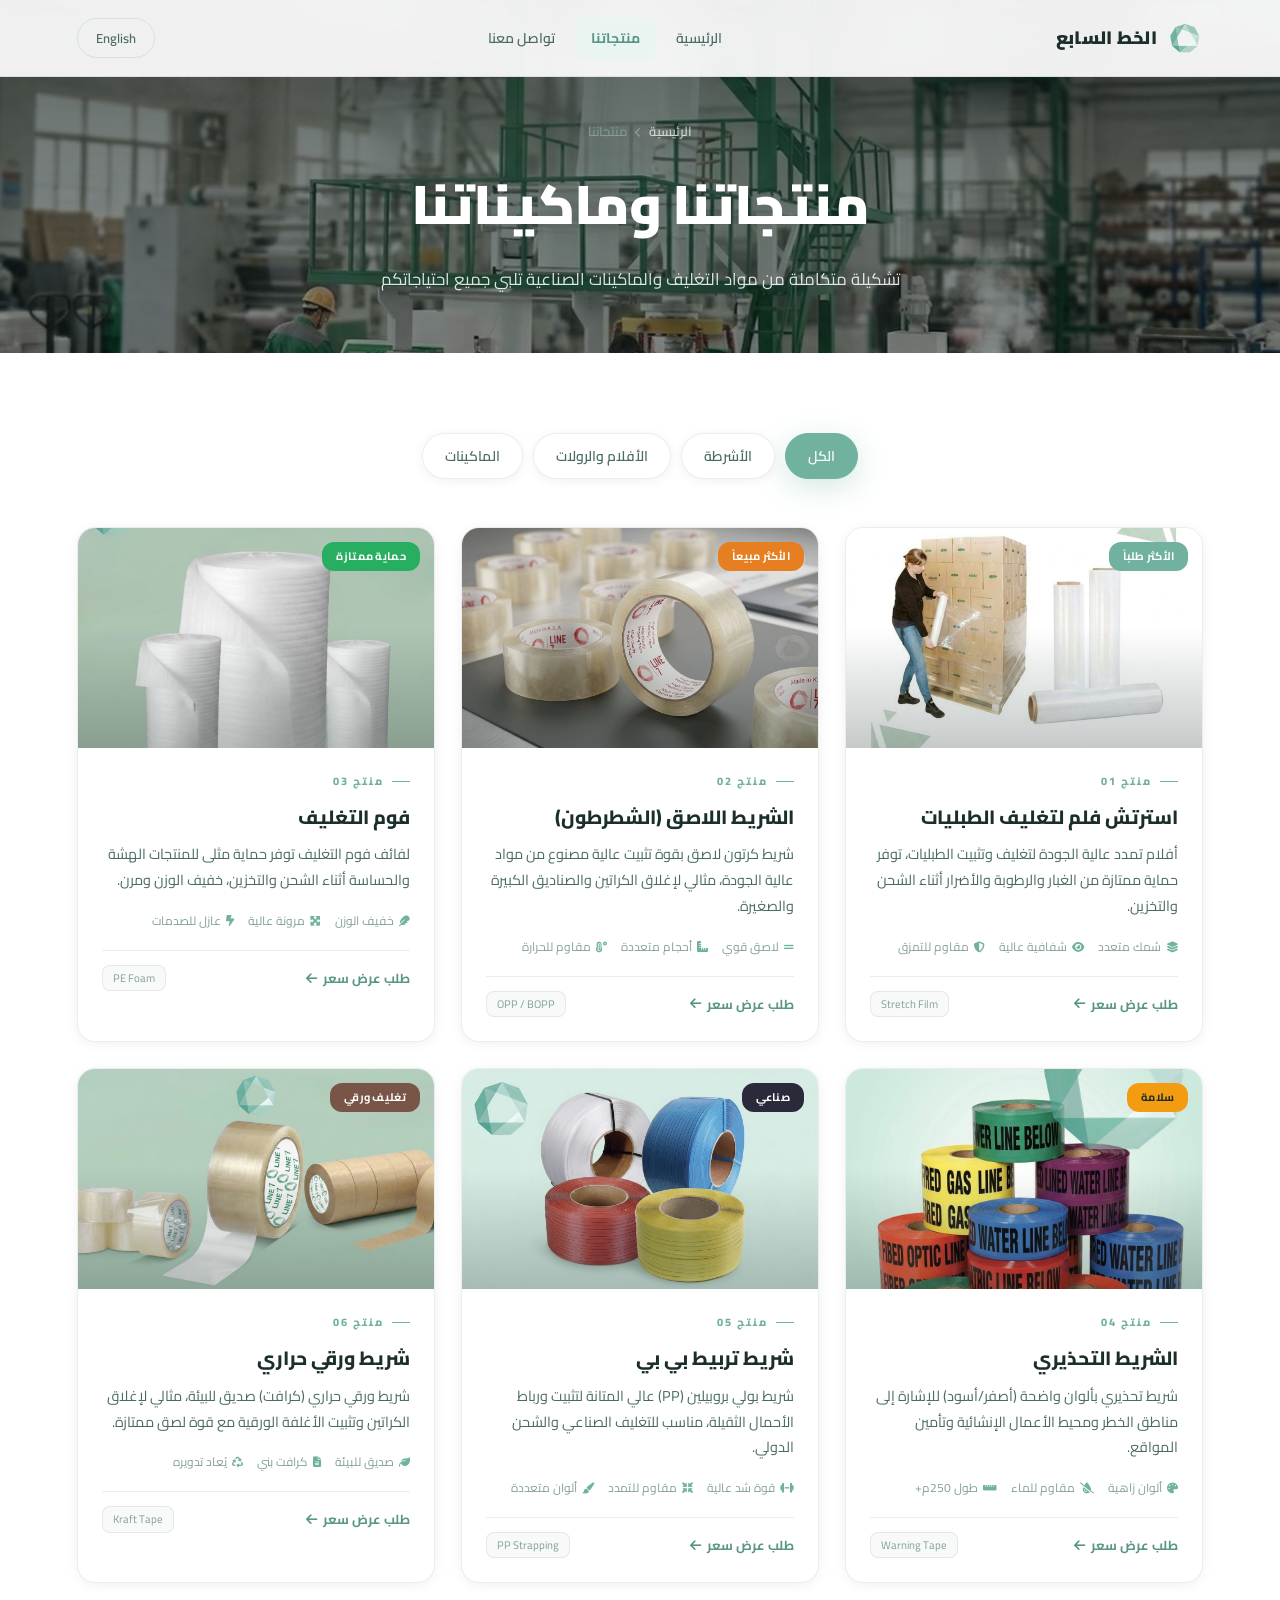
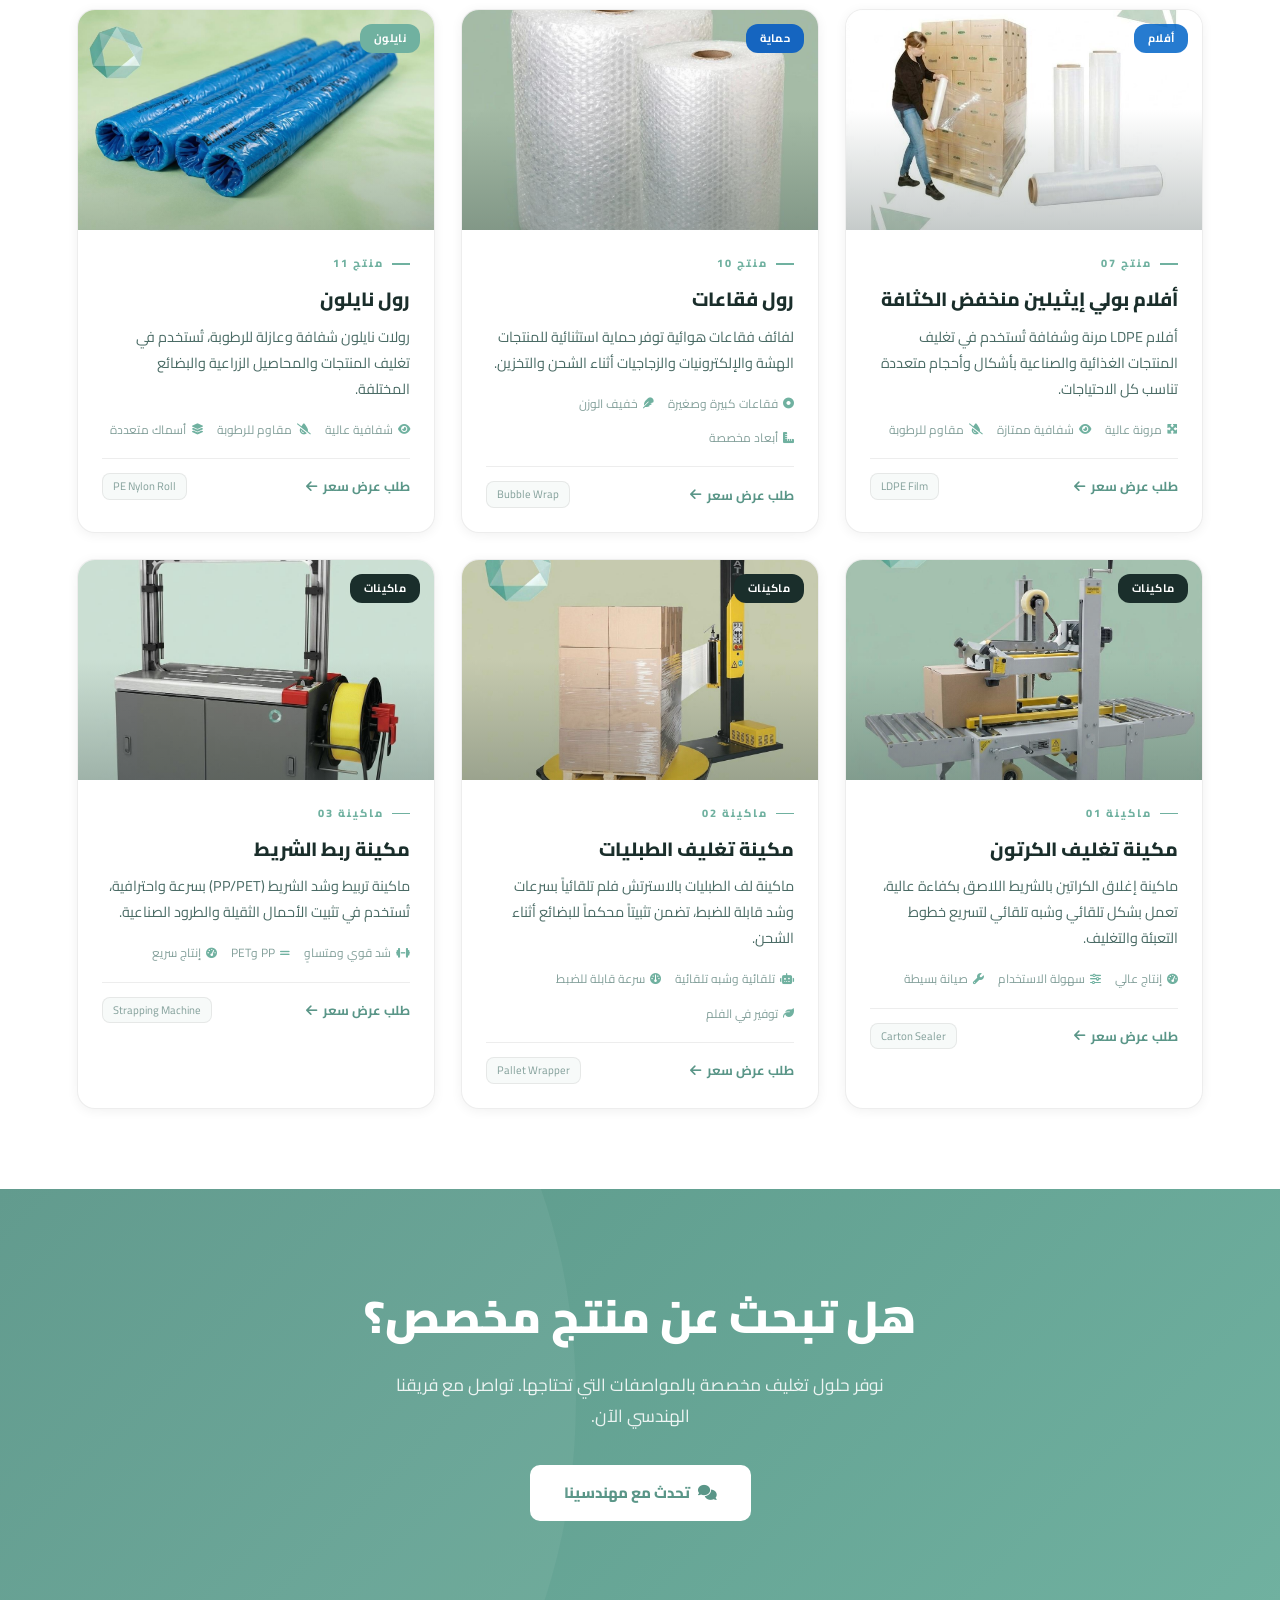
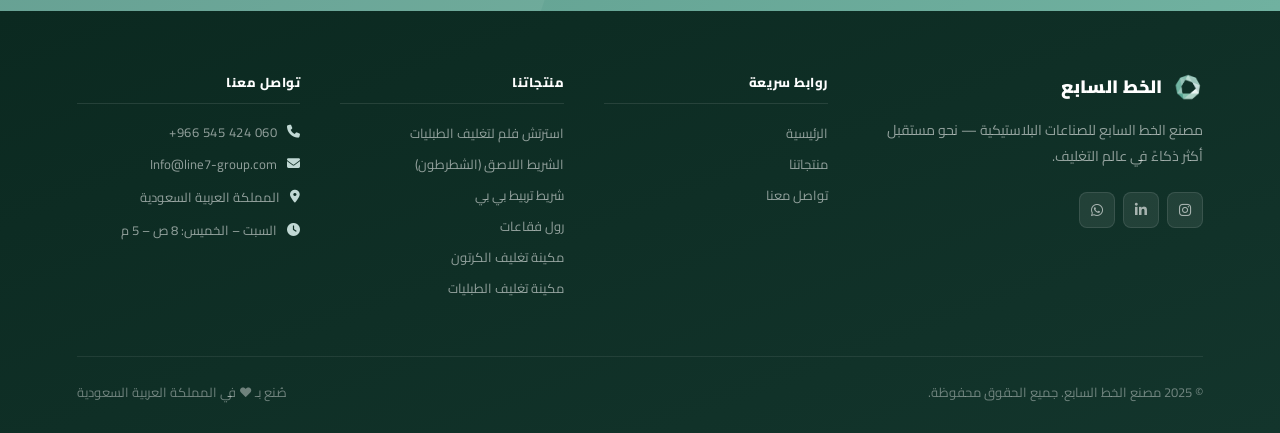
<file: products.html>
<!DOCTYPE html>
<html lang="ar" dir="rtl" id="htmlRoot">
<head>
  <meta charset="UTF-8">
  <script>(function(){var l=localStorage.getItem('line7_lang')||'ar';var r=document.documentElement;r.lang=l;r.dir=l==='ar'?'rtl':'ltr';}());</script>
  <meta name="viewport" content="width=device-width, initial-scale=1.0">
  <meta name="description" content="منتجات وماكينات مصنع الخط السابع للتغليف">
  <title>منتجاتنا | مصنع الخط السابع</title>
  <link rel="preconnect" href="https://fonts.googleapis.com">
  <link rel="preconnect" href="https://fonts.gstatic.com" crossorigin>
  <link rel="stylesheet" href="https://cdnjs.cloudflare.com/ajax/libs/font-awesome/6.4.0/css/all.min.css">
  <link href="https://unpkg.com/aos@2.3.1/dist/aos.css" rel="stylesheet">
  <link rel="stylesheet" href="style.css">
  <link rel="icon" type="image/png" href="logo.png">
</head>
<body>

  <!-- HEADER -->
  <header class="main-header" id="mainHeader">
    <a href="index.html" class="logo">
      <img src="logo.png" class="logo-img" alt="Line 7 Factory Logo">
      <span class="logo-text" data-i18n="logo.text">الخط السابع</span>
    </a>
    <nav id="mainNav">
      <ul>
        <li><a href="index.html" data-i18n="nav.home">الرئيسية</a></li>
        <li><a href="products.html" class="active" data-i18n="nav.products">منتجاتنا</a></li>
        <li><a href="contact.html" data-i18n="nav.contact">تواصل معنا</a></li>
      </ul>
    </nav>
    <div class="header-actions">
      <button class="lang-btn" id="langToggle" onclick="toggleLang()">English</button>
      <div class="menu-toggle" id="menuToggle" onclick="toggleMenu()">
        <span></span><span></span><span></span>
      </div>
    </div>
  </header>

  <!-- PAGE HERO -->
  <section class="page-hero page-hero--products" data-aos="fade-up">
    <div>
      <div class="breadcrumb">
        <a href="index.html" data-i18n="nav.home">الرئيسية</a>
        <span><i class="fas fa-chevron-left" style="font-size:10px"></i></span>
        <span data-i18n="nav.products">منتجاتنا</span>
      </div>
      <h1 data-i18n="products.page_title">منتجاتنا <span style="color:var(--primary)">وماكيناتنا</span></h1>
      <p data-i18n="products.page_sub">تشكيلة متكاملة من مواد التغليف والماكينات الصناعية تلبي جميع احتياجاتكم</p>
    </div>
  </section>

  <!-- PRODUCTS SECTION -->
  <section class="products-section">
    <div class="products-filter" data-aos="fade-up">
      <button class="filter-btn active" data-filter="all"     data-i18n="filter.all">الكل</button>
      <button class="filter-btn"        data-filter="tapes"   data-i18n="filter.tapes">الأشرطة</button>
      <button class="filter-btn"        data-filter="films"   data-i18n="filter.films">الأفلام والرولات</button>
      <button class="filter-btn"        data-filter="machines" data-i18n="filter.machines">الماكينات</button>
    </div>

    <div class="products-grid">

      <!-- 1: Stretch Film -->
      <div class="product-card" data-aos="fade-up" data-aos-delay="0" data-category="films">
        <div class="product-img">
          <img src="prod-stretch-film.jpg" alt="استرتش فلم لتغليف الطبليات" loading="lazy">
          <div class="product-img-overlay"></div>
          <span class="product-badge" data-i18n="prod1.badge">الأكثر طلباً</span>
        </div>
        <div class="product-info">
          <div class="product-number" data-i18n="prod1.line">منتج 01</div>
          <h3 data-i18n="prod1.name">استرتش فلم لتغليف الطبليات</h3>
          <p data-i18n="prod1.desc">أفلام تمدد عالية الجودة لتغليف وتثبيت الطبليات، توفر حماية ممتازة من الغبار والرطوبة.</p>
          <div class="product-specs">
            <div class="spec-item"><i class="fas fa-layer-group"></i> <span data-i18n="prod1.spec1">سُمك متعدد</span></div>
            <div class="spec-item"><i class="fas fa-eye"></i> <span data-i18n="prod1.spec2">شفافية عالية</span></div>
            <div class="spec-item"><i class="fas fa-shield-halved"></i> <span data-i18n="prod1.spec3">مقاوم للتمزق</span></div>
          </div>
          <div class="product-footer">
            <a href="contact.html" class="product-action">
              <span data-i18n="prod.action">طلب عرض سعر</span>
              <i class="fas fa-arrow-left"></i>
            </a>
            <span class="product-tag">Stretch Film</span>
          </div>
        </div>
      </div>

      <!-- 2: Adhesive Tape -->
      <div class="product-card" data-aos="fade-up" data-aos-delay="60" data-category="tapes">
        <div class="product-img">
          <img src="prod-opp-tape.jpg" alt="الشريط اللاصق" loading="lazy">
          <div class="product-img-overlay"></div>
          <span class="product-badge" style="background:#e67e22;" data-i18n="prod2.badge">الأكثر مبيعاً</span>
        </div>
        <div class="product-info">
          <div class="product-number" data-i18n="prod2.line">منتج 02</div>
          <h3 data-i18n="prod2.name">الشريط اللاصق (الشطرطون)</h3>
          <p data-i18n="prod2.desc">شريط كرتون لاصق بقوة تثبيت عالية مصنوع من مواد عالية الجودة، مثالي لإغلاق الكراتين.</p>
          <div class="product-specs">
            <div class="spec-item"><i class="fas fa-grip-lines"></i> <span data-i18n="prod2.spec1">لاصق قوي</span></div>
            <div class="spec-item"><i class="fas fa-ruler-combined"></i> <span data-i18n="prod2.spec2">أحجام متعددة</span></div>
            <div class="spec-item"><i class="fas fa-temperature-high"></i> <span data-i18n="prod2.spec3">مقاوم للحرارة</span></div>
          </div>
          <div class="product-footer">
            <a href="contact.html" class="product-action">
              <span data-i18n="prod.action">طلب عرض سعر</span>
              <i class="fas fa-arrow-left"></i>
            </a>
            <span class="product-tag">OPP / BOPP</span>
          </div>
        </div>
      </div>

      <!-- 3: Packaging Foam -->
      <div class="product-card" data-aos="fade-up" data-aos-delay="120" data-category="films">
        <div class="product-img">
          <img src="prod-foam.jpg" alt="فوم التغليف" loading="lazy">
          <div class="product-img-overlay"></div>
          <span class="product-badge" style="background:#27ae60;" data-i18n="prod3.badge">حماية ممتازة</span>
        </div>
        <div class="product-info">
          <div class="product-number" data-i18n="prod3.line">منتج 03</div>
          <h3 data-i18n="prod3.name">فوم التغليف</h3>
          <p data-i18n="prod3.desc">لفائف فوم التغليف توفر حماية مثلى للمنتجات الهشة أثناء الشحن والتخزين، خفيف الوزن ومرن.</p>
          <div class="product-specs">
            <div class="spec-item"><i class="fas fa-feather"></i> <span data-i18n="prod3.spec1">خفيف الوزن</span></div>
            <div class="spec-item"><i class="fas fa-expand-arrows-alt"></i> <span data-i18n="prod3.spec2">مرونة عالية</span></div>
            <div class="spec-item"><i class="fas fa-bolt-lightning"></i> <span data-i18n="prod3.spec3">عازل للصدمات</span></div>
          </div>
          <div class="product-footer">
            <a href="contact.html" class="product-action">
              <span data-i18n="prod.action">طلب عرض سعر</span>
              <i class="fas fa-arrow-left"></i>
            </a>
            <span class="product-tag">PE Foam</span>
          </div>
        </div>
      </div>

      <!-- 4: Warning Tape -->
      <div class="product-card" data-aos="fade-up" data-aos-delay="180" data-category="tapes">
        <div class="product-img">
          <img src="prod-warning-tape.jpg" alt="الشريط التحذيري" loading="lazy">
          <div class="product-img-overlay"></div>
          <span class="product-badge" style="background:#f39c12;color:#1a2e2b;" data-i18n="prod4.badge">سلامة</span>
        </div>
        <div class="product-info">
          <div class="product-number" data-i18n="prod4.line">منتج 04</div>
          <h3 data-i18n="prod4.name">الشريط التحذيري</h3>
          <p data-i18n="prod4.desc">شريط تحذيري بألوان واضحة للإشارة إلى مناطق الخطر ومحيط الأعمال الإنشائية وتأمين المواقع.</p>
          <div class="product-specs">
            <div class="spec-item"><i class="fas fa-palette"></i> <span data-i18n="prod4.spec1">ألوان زاهية</span></div>
            <div class="spec-item"><i class="fas fa-tint-slash"></i> <span data-i18n="prod4.spec2">مقاوم للماء</span></div>
            <div class="spec-item"><i class="fas fa-ruler-horizontal"></i> <span data-i18n="prod4.spec3">طول 250م+</span></div>
          </div>
          <div class="product-footer">
            <a href="contact.html" class="product-action">
              <span data-i18n="prod.action">طلب عرض سعر</span>
              <i class="fas fa-arrow-left"></i>
            </a>
            <span class="product-tag">Warning Tape</span>
          </div>
        </div>
      </div>

      <!-- 5: PP Strapping -->
      <div class="product-card" data-aos="fade-up" data-aos-delay="240" data-category="tapes">
        <div class="product-img">
          <img src="prod-pp-strapping.jpg" alt="شريط تربيط بي بي" loading="lazy">
          <div class="product-img-overlay"></div>
          <span class="product-badge" style="background:#2a2a3a;" data-i18n="prod5.badge">صناعي</span>
        </div>
        <div class="product-info">
          <div class="product-number" data-i18n="prod5.line">منتج 05</div>
          <h3 data-i18n="prod5.name">شريط تربيط بي بي</h3>
          <p data-i18n="prod5.desc">شريط بولي بروبيلين عالي المتانة لتثبيت ورباط الأحمال الثقيلة، مناسب للتغليف الصناعي والشحن.</p>
          <div class="product-specs">
            <div class="spec-item"><i class="fas fa-dumbbell"></i> <span data-i18n="prod5.spec1">قوة شد عالية</span></div>
            <div class="spec-item"><i class="fas fa-compress-arrows-alt"></i> <span data-i18n="prod5.spec2">مقاوم للتمدد</span></div>
            <div class="spec-item"><i class="fas fa-paint-brush"></i> <span data-i18n="prod5.spec3">ألوان متعددة</span></div>
          </div>
          <div class="product-footer">
            <a href="contact.html" class="product-action">
              <span data-i18n="prod.action">طلب عرض سعر</span>
              <i class="fas fa-arrow-left"></i>
            </a>
            <span class="product-tag">PP Strapping</span>
          </div>
        </div>
      </div>

      <!-- 6: Thermal Paper Tape -->
      <div class="product-card" data-aos="fade-up" data-aos-delay="300" data-category="tapes">
        <div class="product-img">
          <img src="prod-kraft-tape.jpg" alt="شريط ورقي حراري" loading="lazy">
          <div class="product-img-overlay"></div>
          <span class="product-badge" style="background:#795548;" data-i18n="prod6.badge">تغليف ورقي</span>
        </div>
        <div class="product-info">
          <div class="product-number" data-i18n="prod6.line">منتج 06</div>
          <h3 data-i18n="prod6.name">شريط ورقي حراري</h3>
          <p data-i18n="prod6.desc">شريط ورقي حراري (كرافت) صديق للبيئة، مثالي لإغلاق الكراتين وتثبيت الأغلفة الورقية.</p>
          <div class="product-specs">
            <div class="spec-item"><i class="fas fa-leaf"></i> <span data-i18n="prod6.spec1">صديق للبيئة</span></div>
            <div class="spec-item"><i class="fas fa-file-alt"></i> <span data-i18n="prod6.spec2">كرافت بني</span></div>
            <div class="spec-item"><i class="fas fa-recycle"></i> <span data-i18n="prod6.spec3">يُعاد تدويره</span></div>
          </div>
          <div class="product-footer">
            <a href="contact.html" class="product-action">
              <span data-i18n="prod.action">طلب عرض سعر</span>
              <i class="fas fa-arrow-left"></i>
            </a>
            <span class="product-tag">Kraft Tape</span>
          </div>
        </div>
      </div>

      <!-- 7: LDPE Films -->
      <div class="product-card" data-aos="fade-up" data-aos-delay="0" data-category="films">
        <div class="product-img">
          <img src="prod-stretch-film.jpg" alt="أفلام بولي إيثيلين" loading="lazy">
          <div class="product-img-overlay"></div>
          <span class="product-badge" style="background:rgba(0,100,200,0.85);" data-i18n="prod7.badge">أفلام</span>
        </div>
        <div class="product-info">
          <div class="product-number" data-i18n="prod7.line">منتج 07</div>
          <h3 data-i18n="prod7.name">أفلام بولي إيثيلين منخفض الكثافة</h3>
          <p data-i18n="prod7.desc">أفلام LDPE مرنة وشفافة تُستخدم في تغليف المنتجات الغذائية والصناعية بأشكال متعددة.</p>
          <div class="product-specs">
            <div class="spec-item"><i class="fas fa-expand-arrows-alt"></i> <span data-i18n="prod7.spec1">مرونة عالية</span></div>
            <div class="spec-item"><i class="fas fa-eye"></i> <span data-i18n="prod7.spec2">شفافية ممتازة</span></div>
            <div class="spec-item"><i class="fas fa-tint-slash"></i> <span data-i18n="prod7.spec3">مقاوم للرطوبة</span></div>
          </div>
          <div class="product-footer">
            <a href="contact.html" class="product-action">
              <span data-i18n="prod.action">طلب عرض سعر</span>
              <i class="fas fa-arrow-left"></i>
            </a>
            <span class="product-tag">LDPE Film</span>
          </div>
        </div>
      </div>


      <!-- 10: Bubble Wrap -->
      <div class="product-card" data-aos="fade-up" data-aos-delay="180" data-category="films">
        <div class="product-img">
          <img src="prod-bubble-wrap.jpg" alt="رول فقاعات" loading="lazy">
          <div class="product-img-overlay"></div>
          <span class="product-badge" style="background:#1565c0;" data-i18n="prod10.badge">حماية</span>
        </div>
        <div class="product-info">
          <div class="product-number" data-i18n="prod10.line">منتج 10</div>
          <h3 data-i18n="prod10.name">رول فقاعات</h3>
          <p data-i18n="prod10.desc">لفائف فقاعات هوائية توفر حماية استثنائية للمنتجات الهشة والإلكترونيات أثناء الشحن.</p>
          <div class="product-specs">
            <div class="spec-item"><i class="fas fa-circle-dot"></i> <span data-i18n="prod10.spec1">فقاعات كبيرة وصغيرة</span></div>
            <div class="spec-item"><i class="fas fa-feather"></i> <span data-i18n="prod10.spec2">خفيف الوزن</span></div>
            <div class="spec-item"><i class="fas fa-ruler-combined"></i> <span data-i18n="prod10.spec3">أبعاد مخصصة</span></div>
          </div>
          <div class="product-footer">
            <a href="contact.html" class="product-action">
              <span data-i18n="prod.action">طلب عرض سعر</span>
              <i class="fas fa-arrow-left"></i>
            </a>
            <span class="product-tag">Bubble Wrap</span>
          </div>
        </div>
      </div>

      <!-- 11: Nylon Roll -->
      <div class="product-card" data-aos="fade-up" data-aos-delay="240" data-category="films">
        <div class="product-img">
          <img src="prod-nylon-rolls.jpg" alt="رول نايلون" loading="lazy">
          <div class="product-img-overlay"></div>
          <span class="product-badge" data-i18n="prod11.badge">نايلون</span>
        </div>
        <div class="product-info">
          <div class="product-number" data-i18n="prod11.line">منتج 11</div>
          <h3 data-i18n="prod11.name">رول نايلون</h3>
          <p data-i18n="prod11.desc">رولات نايلون شفافة وعازلة للرطوبة، تُستخدم في تغليف المنتجات والبضائع المختلفة.</p>
          <div class="product-specs">
            <div class="spec-item"><i class="fas fa-eye"></i> <span data-i18n="prod11.spec1">شفافية عالية</span></div>
            <div class="spec-item"><i class="fas fa-tint-slash"></i> <span data-i18n="prod11.spec2">مقاوم للرطوبة</span></div>
            <div class="spec-item"><i class="fas fa-layer-group"></i> <span data-i18n="prod11.spec3">أسماك متعددة</span></div>
          </div>
          <div class="product-footer">
            <a href="contact.html" class="product-action">
              <span data-i18n="prod.action">طلب عرض سعر</span>
              <i class="fas fa-arrow-left"></i>
            </a>
            <span class="product-tag">PE Nylon Roll</span>
          </div>
        </div>
      </div>

      <!-- 12: Carton Sealing Machine -->
      <div class="product-card" data-aos="fade-up" data-aos-delay="0" data-category="machines">
        <div class="product-img">
          <img src="prod-carton-sealer.jpg" alt="مكينة تغليف الكرتون" loading="lazy">
          <div class="product-img-overlay"></div>
          <span class="product-badge" style="background:#1a2e2b;" data-i18n="prod12.badge">ماكينات</span>
        </div>
        <div class="product-info">
          <div class="product-number" data-i18n="prod12.line">ماكينة 01</div>
          <h3 data-i18n="prod12.name">مكينة تغليف الكرتون</h3>
          <p data-i18n="prod12.desc">ماكينة إغلاق الكراتين بالشريط اللاصق بكفاءة عالية، تعمل بشكل تلقائي وشبه تلقائي.</p>
          <div class="product-specs">
            <div class="spec-item"><i class="fas fa-gauge-high"></i> <span data-i18n="prod12.spec1">إنتاج عالي</span></div>
            <div class="spec-item"><i class="fas fa-sliders"></i> <span data-i18n="prod12.spec2">سهولة الاستخدام</span></div>
            <div class="spec-item"><i class="fas fa-wrench"></i> <span data-i18n="prod12.spec3">صيانة بسيطة</span></div>
          </div>
          <div class="product-footer">
            <a href="contact.html" class="product-action">
              <span data-i18n="prod.action">طلب عرض سعر</span>
              <i class="fas fa-arrow-left"></i>
            </a>
            <span class="product-tag">Carton Sealer</span>
          </div>
        </div>
      </div>

      <!-- 13: Pallet Wrapping Machine -->
      <div class="product-card" data-aos="fade-up" data-aos-delay="100" data-category="machines">
        <div class="product-img">
          <img src="prod-pallet-wrapper.jpg" alt="مكينة تغليف الطبليات" loading="lazy">
          <div class="product-img-overlay"></div>
          <span class="product-badge" style="background:#1a2e2b;" data-i18n="prod13.badge">ماكينات</span>
        </div>
        <div class="product-info">
          <div class="product-number" data-i18n="prod13.line">ماكينة 02</div>
          <h3 data-i18n="prod13.name">مكينة تغليف الطبليات</h3>
          <p data-i18n="prod13.desc">ماكينة لف الطبليات بالاسترتش فلم تلقائياً بسرعات وشد قابلة للضبط، تضمن تثبيتاً محكماً للبضائع.</p>
          <div class="product-specs">
            <div class="spec-item"><i class="fas fa-robot"></i> <span data-i18n="prod13.spec1">تلقائية وشبه تلقائية</span></div>
            <div class="spec-item"><i class="fas fa-gauge"></i> <span data-i18n="prod13.spec2">سرعة قابلة للضبط</span></div>
            <div class="spec-item"><i class="fas fa-leaf"></i> <span data-i18n="prod13.spec3">توفير في الفلم</span></div>
          </div>
          <div class="product-footer">
            <a href="contact.html" class="product-action">
              <span data-i18n="prod.action">طلب عرض سعر</span>
              <i class="fas fa-arrow-left"></i>
            </a>
            <span class="product-tag">Pallet Wrapper</span>
          </div>
        </div>
      </div>

      <!-- 14: Strapping Machine -->
      <div class="product-card" data-aos="fade-up" data-aos-delay="200" data-category="machines">
        <div class="product-img">
          <img src="prod-strapping-machine.jpg" alt="مكينة ربط الشريط" loading="lazy">
          <div class="product-img-overlay"></div>
          <span class="product-badge" style="background:#1a2e2b;" data-i18n="prod14.badge">ماكينات</span>
        </div>
        <div class="product-info">
          <div class="product-number" data-i18n="prod14.line">ماكينة 03</div>
          <h3 data-i18n="prod14.name">مكينة ربط الشريط</h3>
          <p data-i18n="prod14.desc">ماكينة تربيط وشد الشريط (PP/PET) بسرعة واحترافية، تُستخدم في تثبيت الأحمال الثقيلة والطرود الصناعية.</p>
          <div class="product-specs">
            <div class="spec-item"><i class="fas fa-dumbbell"></i> <span data-i18n="prod14.spec1">شد قوي ومتساوٍ</span></div>
            <div class="spec-item"><i class="fas fa-grip-lines"></i> <span data-i18n="prod14.spec2">PP وPET</span></div>
            <div class="spec-item"><i class="fas fa-gauge-high"></i> <span data-i18n="prod14.spec3">إنتاج سريع</span></div>
          </div>
          <div class="product-footer">
            <a href="contact.html" class="product-action">
              <span data-i18n="prod.action">طلب عرض سعر</span>
              <i class="fas fa-arrow-left"></i>
            </a>
            <span class="product-tag">Strapping Machine</span>
          </div>
        </div>
      </div>

    </div>
  </section>

  <!-- CTA -->
  <section class="cta-v2" data-aos="fade-up">
    <h2 data-i18n="products.cta_title">هل تبحث عن منتج مخصص؟</h2>
    <p data-i18n="products.cta_sub">نوفر حلول تغليف مخصصة بالمواصفات التي تحتاجها. تواصل مع فريقنا الهندسي الآن.</p>
    <a href="contact.html" class="btn-white">
      <i class="fas fa-comments"></i>
      <span data-i18n="products.cta_btn">تحدث مع مهندسينا</span>
    </a>
  </section>

  <!-- FOOTER -->
  <footer>
    <div class="footer-grid">
      <div class="footer-brand">
        <a href="index.html" class="logo" style="margin-bottom:14px;">
          <img src="logo.png" style="height:32px;width:auto;" alt="Logo">
          <span class="logo-text" data-i18n="logo.text" style="color:#ffffff;">الخط السابع</span>
        </a>
        <p data-i18n="footer.desc">مصنع الخط السابع للصناعات البلاستيكية — نحو مستقبل أكثر ذكاءً في عالم التغليف.</p>
        <div class="footer-social">
          <a href="https://instagram.com" class="footer-social-link" target="_blank" rel="noopener"><i class="fab fa-instagram"></i></a>
          <a href="https://linkedin.com"  class="footer-social-link" target="_blank" rel="noopener"><i class="fab fa-linkedin-in"></i></a>
          <a href="https://wa.me/966545424060" class="footer-social-link" target="_blank" rel="noopener"><i class="fab fa-whatsapp"></i></a>
        </div>
      </div>
      <div class="footer-col">
        <h4 data-i18n="footer.quick_links">روابط سريعة</h4>
        <ul class="footer-links">
          <li><a href="index.html"   data-i18n="nav.home">الرئيسية</a></li>
          <li><a href="products.html" data-i18n="nav.products">منتجاتنا</a></li>
          <li><a href="contact.html" data-i18n="nav.contact">تواصل معنا</a></li>
        </ul>
      </div>
      <div class="footer-col">
        <h4 data-i18n="footer.our_products">منتجاتنا</h4>
        <ul class="footer-links">
          <li><a href="products.html" data-i18n="prod1.name">استرتش فلم</a></li>
          <li><a href="products.html" data-i18n="prod2.name">الشريط اللاصق</a></li>
          <li><a href="products.html" data-i18n="prod5.name">شريط تربيط بي بي</a></li>
          <li><a href="products.html" data-i18n="prod10.name">رول فقاعات</a></li>
          <li><a href="products.html" data-i18n="prod12.name">مكينة تغليف الكرتون</a></li>
          <li><a href="products.html" data-i18n="prod13.name">مكينة الطبليات</a></li>
        </ul>
      </div>
      <div class="footer-col">
        <h4 data-i18n="footer.contact_us">تواصل معنا</h4>
        <div class="footer-contact-item">
          <i class="fas fa-phone"></i>
          <span class="phone-ltr" dir="ltr">+966 545 424 060</span>
        </div>
        <div class="footer-contact-item">
          <i class="fas fa-envelope"></i>
          <span dir="ltr" style="unicode-bidi:embed;">Info@line7-group.com</span>
        </div>
        <div class="footer-contact-item">
          <i class="fas fa-location-dot"></i>
          <span data-i18n="footer.location">المملكة العربية السعودية</span>
        </div>
        <div class="footer-contact-item">
          <i class="fas fa-clock"></i>
          <span data-i18n="footer.hours">السبت – الخميس: 8 ص – 5 م</span>
        </div>
      </div>
    </div>
    <div class="footer-bottom">
      <p data-i18n="footer.copyright">© 2025 مصنع الخط السابع. جميع الحقوق محفوظة.</p>
      <p data-i18n="footer.made_with">صُنع بـ ♥ في المملكة العربية السعودية</p>
    </div>
  </footer>

  <button class="scroll-top" id="scrollTop" onclick="window.scrollTo({top:0,behavior:'smooth'})" aria-label="Back to top">
    <i class="fas fa-chevron-up"></i>
  </button>

  <script src="https://unpkg.com/aos@2.3.1/dist/aos.js"></script>
  <script src="script.js"></script>
</body>
</html>
</file>
<file: style.css>
/* ========================================================
   LINE 7 FACTORY — PREMIUM STYLESHEET
   Brand: #70b1a0 · #98c2b7 · #c1d8d4 · #ffffff
   ======================================================== */

@import url('https://fonts.googleapis.com/css2?family=Cairo:wght@300;400;500;600;700;900&family=Playfair+Display:wght@700;900&family=Inter:wght@300;400;500;600;700&display=swap');

/* ── DESIGN TOKENS ─────────────────────────────────────── */
:root {
  /* Brand */
  --primary:        #70b1a0;
  --primary-dark:   #5a9688;
  --primary-light:  #98c2b7;
  --accent:         #c1d8d4;
  --accent-soft:    #eaf4f1;

  /* Backgrounds */
  --bg:             #ffffff;
  --bg-secondary:   #f7faf9;
  --bg-section:     #f7faf9;
  --card-bg:        #ffffff;

  /* Text */
  --text:           #1a2e2b;
  --text-secondary: #4a6b65;
  --text-muted:     #84a09b;

  /* Borders & Shadows */
  --border:         rgba(112,177,160,0.22);
  --border-light:   rgba(0,0,0,0.07);
  --shadow-sm:      0 2px 12px rgba(0,0,0,0.06);
  --shadow-md:      0 6px 28px rgba(0,0,0,0.10);
  --shadow-lg:      0 12px 50px rgba(0,0,0,0.12);
  --shadow-primary: 0 8px 30px rgba(112,177,160,0.30);

  /* Legacy aliases */
  --black:          #1a2e2b;
  --dark-bg:        #f7faf9;
  --dark-grey:      #eaf4f1;
  --electric-blue:  var(--primary);
  --blue-glow:      var(--primary-dark);
  --blue-light:     var(--primary-light);
  --silver:         var(--text-muted);
  --silver-light:   var(--text-secondary);
  --white:          #ffffff;
  --border-silver:  var(--border-light);
  --glow:           var(--shadow-primary);
  --glow-soft:      0 4px 18px rgba(112,177,160,0.18);

  --transition:     all 0.32s cubic-bezier(0.4,0,0.2,1);
}

/* ── RESET ──────────────────────────────────────────────── */
*, *::before, *::after { margin:0; padding:0; box-sizing:border-box; }
html { scroll-behavior:smooth; }

body {
  background: var(--bg);
  color: var(--text);
  font-family: 'Cairo', 'Inter', sans-serif;
  line-height: 1.7;
  overflow-x: hidden;
  direction: rtl;
}

html[dir="ltr"] body { direction: ltr; }

/* ── SCROLLBAR ──────────────────────────────────────────── */
::-webkit-scrollbar { width:5px; }
::-webkit-scrollbar-track { background: var(--bg-secondary); }
::-webkit-scrollbar-thumb { background: var(--primary); border-radius:3px; }

/* ── SELECTION ──────────────────────────────────────────── */
::selection { background: var(--primary); color:#fff; }

/* ── CONTAINER ──────────────────────────────────────────── */
.container { max-width:1200px; margin:0 auto; padding:0 5%; }

/* =========================================================
   HEADER / NAV — DEFAULT (light)
   ========================================================= */
.main-header {
  display: flex;
  justify-content: space-between;
  align-items: center;
  padding: 18px 6%;
  background: rgba(255,255,255,0.92);
  backdrop-filter: blur(20px);
  -webkit-backdrop-filter: blur(20px);
  position: fixed;
  width: 100%;
  top: 0;
  z-index: 1000;
  border-bottom: 1px solid var(--border-light);
  transition: var(--transition);
}

.main-header.scrolled {
  padding: 12px 6%;
  box-shadow: var(--shadow-sm);
}

/* ── DARK HEADER MODIFIER (for WOO D hero) ── */
.main-header--dark {
  background: transparent;
  border-bottom-color: rgba(255,255,255,0.08);
}

.main-header--dark .logo {
  color: #ffffff;
}

.main-header--dark nav a {
  color: rgba(255,255,255,0.80);
}

.main-header--dark nav a:hover,
.main-header--dark nav a.active {
  color: #ffffff;
  background: rgba(255,255,255,0.10);
}

.main-header--dark .lang-btn {
  color: rgba(255,255,255,0.85);
  border-color: rgba(255,255,255,0.30);
}

.main-header--dark .lang-btn:hover,
.main-header--dark .lang-btn.ltr-active {
  border-color: var(--primary-light);
  color: #ffffff;
  background: rgba(112,177,160,0.20);
}

.main-header--dark .menu-toggle span {
  background: #ffffff;
}

/* When dark header scrolls — switch to white bg */
.main-header--dark.scrolled {
  background: rgba(255,255,255,0.96);
  border-bottom-color: var(--border-light);
}

.main-header--dark.scrolled .logo { color: var(--text); }
.main-header--dark.scrolled nav a { color: var(--text-secondary); }
.main-header--dark.scrolled nav a:hover,
.main-header--dark.scrolled nav a.active { color: var(--primary-dark); background: var(--accent-soft); }
.main-header--dark.scrolled .lang-btn { color: var(--text-secondary); border-color: var(--border); }
.main-header--dark.scrolled .lang-btn:hover { border-color: var(--primary); color: var(--primary-dark); background: var(--accent-soft); }
.main-header--dark.scrolled .menu-toggle span { background: var(--text); }

/* ── LOGO ── */
.logo {
  font-size: 22px;
  font-weight: 900;
  letter-spacing: 0.5px;
  text-transform: uppercase;
  color: var(--text);
  text-decoration: none;
  display: flex;
  align-items: center;
  gap: 10px;
}

/* ── REAL LOGO IMAGE ── */
.logo-img {
  height: 38px;
  width: auto;
  flex-shrink: 0;
  display: block;
}

/* ── LOGO TEXT (single black color, no split) ── */
.logo-text {
  font-size: 18px;
  font-weight: 900;
  color: var(--text);        /* always dark (#1a2e2b) on light pages */
  letter-spacing: 0.3px;
  line-height: 1;
}

.main-header--dark .logo-text          { color: #ffffff; }
.main-header--dark.scrolled .logo-text { color: var(--text); }

/* Legacy — hide old logo elements if still in DOM */
.logo svg { flex-shrink:0; }
.logo-line { display: none; }

nav ul { display:flex; list-style:none; gap:4px; }

nav a {
  color: var(--text-secondary);
  text-decoration: none;
  font-size: 14px;
  font-weight: 600;
  padding: 8px 16px;
  border-radius: 8px;
  transition: var(--transition);
  position: relative;
}

nav a:hover, nav a.active {
  color: var(--primary-dark);
  background: var(--accent-soft);
}

nav a.active {
  color: var(--primary-dark);
  font-weight: 700;
}

.header-actions { display:flex; align-items:center; gap:10px; }

.lang-btn {
  background: transparent;
  border: 1.5px solid var(--border);
  color: var(--text-secondary);
  padding: 7px 18px;
  border-radius: 20px;
  cursor: pointer;
  font-size: 13px;
  font-family: 'Cairo', sans-serif;
  font-weight: 600;
  transition: var(--transition);
}

.lang-btn:hover, .lang-btn.ltr-active {
  border-color: var(--primary);
  color: var(--primary-dark);
  background: var(--accent-soft);
}

.menu-toggle {
  display: none;
  flex-direction: column;
  gap: 5px;
  cursor: pointer;
  padding: 5px;
}

.menu-toggle span {
  width: 22px;
  height: 2px;
  background: var(--text);
  border-radius: 2px;
  transition: var(--transition);
}

/* =========================================================
   WOO D HERO LAYOUT
   ========================================================= */
.hero-wood {
  display: grid;
  grid-template-columns: 1fr 360px;
  height: 100vh;
  width: 100%;
  overflow: hidden;
}

html[dir="rtl"] .hero-wood {
  grid-template-columns: 360px 1fr;
}

/* ── Main large panel ── */
.hero-wood-main {
  position: relative;
  overflow: hidden;
  background: #0d1a18;
  height: 100vh; /* explicit so img height:100% resolves correctly */
}

.hero-wood-main img {
  width: 100%;
  height: 100vh; /* use 100vh directly — reliable across all browsers */
  object-fit: cover;
  transition: transform 8s ease;
  transform: scale(1.04);
}

.hero-wood-main:hover img { transform: scale(1.0); }

.hero-wood-overlay {
  position: absolute;
  inset: 0;
  background: linear-gradient(
    to top,
    rgba(8,20,18,0.92) 0%,
    rgba(8,20,18,0.45) 55%,
    rgba(8,20,18,0.20) 100%
  );
}

/* ── Text over main panel ── */
.hero-wood-text {
  position: absolute;
  bottom: 56px;
  left: 60px;
  z-index: 2;
  max-width: 75%;
}

html[dir="rtl"] .hero-wood-text {
  left: auto;
  right: 60px;
  text-align: right;
}

.hero-wood-subtitle {
  font-size: 12px;
  font-weight: 700;
  color: var(--primary-light);
  letter-spacing: 3.5px;
  text-transform: uppercase;
  margin-bottom: 18px;
  display: flex;
  align-items: center;
  gap: 12px;
}

.hero-wood-subtitle::before {
  content: '';
  width: 28px;
  height: 1.5px;
  background: var(--primary);
  flex-shrink: 0;
}

html[dir="rtl"] .hero-wood-subtitle {
  flex-direction: row-reverse;
  justify-content: flex-start;
}

html[dir="rtl"] .hero-wood-subtitle::before { display: none; }

html[dir="rtl"] .hero-wood-subtitle::after {
  content: '';
  width: 28px;
  height: 1.5px;
  background: var(--primary);
  flex-shrink: 0;
}

.hero-wood-text h1 {
  font-size: clamp(34px, 4.2vw, 68px); /* smaller: all 3 lines always fit */
  font-weight: 900;
  color: #ffffff;
  line-height: 0.95;
  letter-spacing: -1.5px;
  font-family: 'Playfair Display', serif;
  text-transform: uppercase;
}

html[dir="rtl"] .hero-wood-text h1 {
  font-family: 'Cairo', sans-serif;
  letter-spacing: -0.5px;
  line-height: 1.08; /* Arabic needs slightly more line height */
  font-size: clamp(30px, 3.8vw, 62px);
}

/* ── Cards panel ── */
.hero-wood-cards {
  display: flex;
  flex-direction: column;
  background: #0a1714;
  height: 100vh;  /* explicit height so flex children fill correctly */
  overflow: hidden;
}

html[dir="rtl"] .hero-wood-cards { order: -1; }

.hero-wood-card {
  flex: 1;
  position: relative;
  overflow: hidden;
  text-decoration: none;
  cursor: pointer;
  border-bottom: 1px solid rgba(255,255,255,0.07);
}

.hero-wood-card:last-child { border-bottom: none; }

.hero-wood-card img {
  width: 100%;
  height: 100%;
  object-fit: cover;
  transition: transform 0.7s ease, opacity 0.3s;
  opacity: 0.60;
}

.hero-wood-card:hover img {
  transform: scale(1.08);
  opacity: 0.82;
}

.hero-wood-card-overlay {
  position: absolute;
  inset: 0;
  background: linear-gradient(
    160deg,
    rgba(5,15,13,0.25) 0%,
    rgba(5,15,13,0.72) 100%
  );
}

.hero-wood-card-content {
  position: absolute;
  inset: 0;
  display: flex;
  flex-direction: column;
  padding: 16px 20px 18px;
}

.hw-see-more {
  font-size: 9px;
  font-weight: 700;
  color: rgba(255,255,255,0.55);
  letter-spacing: 2.5px;
  text-transform: uppercase;
}

.hw-card-title {
  font-size: clamp(13px, 1.3vw, 17px); /* smaller — prevents overflow */
  font-weight: 900;
  color: #ffffff;
  text-transform: uppercase;
  line-height: 1.2;
  margin-top: 5px;
  font-family: 'Playfair Display', serif;
}

html[dir="rtl"] .hw-card-title { font-family: 'Cairo', sans-serif; }

.hw-card-bottom {
  display: flex;
  justify-content: space-between;
  align-items: center;
  margin-top: auto; /* push to bottom regardless of title height */
}

html[dir="rtl"] .hw-card-bottom { flex-direction: row-reverse; }

.hw-card-label {
  font-size: 10px;
  font-weight: 800;
  color: var(--primary-light);
  text-transform: uppercase;
  letter-spacing: 2px;
}

.hw-arrow {
  width: 34px;
  height: 34px;
  background: var(--primary);
  border: none;
  border-radius: 50%;
  color: #fff;
  font-size: 14px;
  display: flex;
  align-items: center;
  justify-content: center;
  transition: all 0.3s;
  flex-shrink: 0;
  cursor: pointer;
}

.hero-wood-card:hover .hw-arrow {
  background: #fff;
  color: var(--primary-dark);
  transform: scale(1.1);
}

/* ── WOO D Responsive ── */
@media (max-width:900px) {
  .hero-wood { grid-template-columns: 1fr 280px; }
  html[dir="rtl"] .hero-wood { grid-template-columns: 280px 1fr; }
  .hero-wood-text { left: 32px; bottom: 32px; }
  html[dir="rtl"] .hero-wood-text { right: 32px; left: auto; }
}

@media (max-width:680px) {
  .hero-wood {
    grid-template-columns: 1fr;
    grid-template-rows: 58vh 42vh;
    height: auto;
    min-height: 100svh;
  }
  html[dir="rtl"] .hero-wood { grid-template-columns: 1fr; }
  html[dir="rtl"] .hero-wood-cards { order: 0; }
  .hero-wood-cards { flex-direction: row; height: 42vh; }
  .hero-wood-card {
    border-bottom: none;
    border-right: 1px solid rgba(255,255,255,0.07);
  }
  html[dir="rtl"] .hero-wood-card {
    border-right: none;
    border-left: 1px solid rgba(255,255,255,0.07);
  }
  .hero-wood-card:last-child { border-right: none; border-left: none; }
  .hero-wood-text h1 {
    font-size: clamp(36px, 10vw, 56px);
    letter-spacing: -1px;
  }
}

/* =========================================================
   HERO V2 — Centered, Light, Clean (keep for fallback)
   ========================================================= */
.hero-v2 {
  min-height: 100vh;
  display: flex;
  align-items: center;
  justify-content: center;
  text-align: center;
  padding: 130px 5% 90px;
  position: relative;
  overflow: hidden;
  background: linear-gradient(160deg, #ffffff 0%, #f0f7f5 60%, #e4f0ed 100%);
}

.hero-v2-bg {
  position: absolute;
  inset: 0;
  background:
    radial-gradient(ellipse at 80% 10%, rgba(112,177,160,0.18) 0%, transparent 50%),
    radial-gradient(ellipse at 10% 90%, rgba(193,216,212,0.15) 0%, transparent 50%);
  pointer-events: none;
}

.hero-v2::before {
  content: '';
  position: absolute;
  top: -80px; right: -80px;
  width: 400px; height: 400px;
  border-radius: 50%;
  background: radial-gradient(circle, rgba(112,177,160,0.10) 0%, transparent 70%);
  pointer-events: none;
}

.hero-v2::after {
  content: '';
  position: absolute;
  bottom: -60px; left: -60px;
  width: 300px; height: 300px;
  border-radius: 50%;
  background: radial-gradient(circle, rgba(193,216,212,0.12) 0%, transparent 70%);
  pointer-events: none;
}

.hero-v2-content {
  position: relative;
  z-index: 1;
  max-width: 820px;
  margin: 0 auto;
}

.hero-tag {
  display: inline-flex;
  align-items: center;
  gap: 8px;
  background: var(--accent-soft);
  border: 1px solid var(--border);
  color: var(--primary-dark);
  padding: 7px 20px;
  border-radius: 30px;
  font-size: 13px;
  font-weight: 700;
  margin-bottom: 28px;
  letter-spacing: 0.3px;
}

.hero-tag::before {
  content: '';
  width: 7px;
  height: 7px;
  background: var(--primary);
  border-radius: 50%;
  animation: blink 1.6s ease-in-out infinite;
}

@keyframes blink { 0%,100%{opacity:1} 50%{opacity:0.3} }

.hero-v2-content h1 {
  font-size: clamp(2.6rem, 5.5vw, 4.2rem);
  font-weight: 900;
  line-height: 1.18;
  margin-bottom: 22px;
  letter-spacing: -1.5px;
  color: var(--text);
}

.highlight { color: var(--primary); }

.hero-v2-content p {
  font-size: 1.12rem;
  color: var(--text-secondary);
  margin: 0 auto 40px;
  line-height: 1.9;
  max-width: 620px;
}

.hero-v2-buttons {
  display: flex;
  gap: 14px;
  justify-content: center;
  flex-wrap: wrap;
}

/* Stats Strip */
.stats-strip {
  background: var(--bg-secondary);
  border-top: 1px solid var(--border-light);
  border-bottom: 1px solid var(--border-light);
  padding: 36px 6%;
}

.hero-stats {
  display: flex;
  gap: 40px;
  justify-content: center;
  flex-wrap: wrap;
}

.stat-item { text-align: center; }

.stat-number {
  display: block;
  font-size: 2.2rem;
  font-weight: 900;
  color: var(--primary-dark);
  line-height: 1;
}

.stat-label {
  font-size: 12px;
  color: var(--text-muted);
  margin-top: 5px;
  font-weight: 500;
}

/* =========================================================
   BUTTONS
   ========================================================= */
.btn-main {
  display: inline-flex;
  align-items: center;
  gap: 8px;
  padding: 13px 32px;
  background: var(--primary);
  color: #ffffff;
  text-decoration: none;
  border-radius: 10px;
  font-weight: 700;
  font-size: 15px;
  font-family: 'Cairo', sans-serif;
  transition: var(--transition);
  border: 2px solid var(--primary);
  cursor: pointer;
  position: relative;
  overflow: hidden;
}

.btn-main:hover {
  background: var(--primary-dark);
  border-color: var(--primary-dark);
  transform: translateY(-3px);
  box-shadow: var(--shadow-primary);
}

.btn-outline {
  display: inline-flex;
  align-items: center;
  gap: 8px;
  padding: 13px 32px;
  background: transparent;
  color: var(--primary-dark);
  text-decoration: none;
  border-radius: 10px;
  font-weight: 700;
  font-size: 15px;
  font-family: 'Cairo', sans-serif;
  transition: var(--transition);
  border: 2px solid var(--primary);
  cursor: pointer;
}

.btn-outline:hover {
  background: var(--accent-soft);
  transform: translateY(-3px);
  box-shadow: var(--shadow-primary);
}

.btn-white {
  display: inline-flex;
  align-items: center;
  gap: 8px;
  padding: 13px 32px;
  background: #ffffff;
  color: var(--primary-dark);
  text-decoration: none;
  border-radius: 10px;
  font-weight: 800;
  font-size: 15px;
  font-family: 'Cairo', sans-serif;
  transition: var(--transition);
  border: 2px solid rgba(255,255,255,0.4);
  cursor: pointer;
}

.btn-white:hover {
  transform: translateY(-3px);
  box-shadow: 0 8px 30px rgba(0,0,0,0.15);
}

/* =========================================================
   SECTION HEADER (shared)
   ========================================================= */
.section-header { text-align:center; margin-bottom:60px; }

.section-tag {
  display: inline-flex;
  align-items: center;
  gap: 10px;
  color: var(--primary-dark);
  font-size: 12px;
  font-weight: 800;
  letter-spacing: 2.5px;
  text-transform: uppercase;
  margin-bottom: 14px;
}

.section-tag::before, .section-tag::after {
  content: '';
  width: 28px;
  height: 1.5px;
  background: var(--primary);
}

.section-header h2 {
  font-size: clamp(2rem, 4vw, 2.8rem);
  font-weight: 900;
  margin-bottom: 14px;
  letter-spacing: -0.5px;
  color: var(--text);
}

.section-header p {
  color: var(--text-secondary);
  font-size: 1.05rem;
  max-width: 550px;
  margin: 0 auto;
}

.section-underline {
  width: 52px;
  height: 3px;
  background: var(--primary);
  border-radius: 2px;
  margin: 14px auto 0;
}

.glow-line {
  height: 1px;
  background: linear-gradient(90deg, transparent, var(--primary), transparent);
  opacity: 0.4;
}

/* =========================================================
   FEATURES V2 — 3 Cards
   ========================================================= */
.features-v2 {
  padding: 90px 5%;
  background: var(--bg-section);
  border-top: 1px solid var(--border-light);
  border-bottom: 1px solid var(--border-light);
}

.features-v2-grid {
  display: grid;
  grid-template-columns: repeat(auto-fit, minmax(280px,1fr));
  gap: 26px;
  max-width: 1100px;
  margin: 0 auto;
}

.feature-v2-card {
  background: var(--card-bg);
  border: 1px solid var(--border-light);
  border-radius: 18px;
  padding: 36px 30px;
  transition: var(--transition);
  box-shadow: var(--shadow-sm);
}

.feature-v2-card:hover {
  border-color: var(--border);
  transform: translateY(-6px);
  box-shadow: var(--shadow-md), 0 0 0 3px rgba(112,177,160,0.08);
}

.feature-v2-icon {
  width: 56px;
  height: 56px;
  background: var(--accent-soft);
  border-radius: 14px;
  display: flex;
  align-items: center;
  justify-content: center;
  font-size: 22px;
  color: var(--primary);
  margin-bottom: 22px;
  transition: var(--transition);
}

.feature-v2-card:hover .feature-v2-icon {
  background: var(--accent);
  color: var(--primary-dark);
}

.feature-v2-card h3 {
  font-size: 1.15rem;
  font-weight: 800;
  margin-bottom: 10px;
  color: var(--text);
}

.feature-v2-card p { color: var(--text-secondary); font-size:0.93rem; line-height:1.8; }

/* Old features section (keep for other pages) */
.features { padding:90px 6%; background: var(--bg-section); }
.features-grid { display:grid; grid-template-columns:repeat(auto-fit,minmax(240px,1fr)); gap:24px; }

.feature-card {
  background: var(--card-bg);
  border: 1px solid var(--border-light);
  border-radius: 16px;
  padding: 34px 26px;
  transition: var(--transition);
  box-shadow: var(--shadow-sm);
}

.feature-card:hover {
  border-color: var(--border);
  transform: translateY(-5px);
  box-shadow: var(--shadow-md);
}

.feature-icon {
  width: 52px;
  height: 52px;
  background: var(--accent-soft);
  border-radius: 12px;
  display: flex;
  align-items: center;
  justify-content: center;
  font-size: 22px;
  color: var(--primary);
  margin-bottom: 18px;
  transition: var(--transition);
}

.feature-card:hover .feature-icon { background: var(--accent); }
.feature-card h3 { font-size:1.1rem; font-weight:700; margin-bottom:8px; color:var(--text); }
.feature-card p { color:var(--text-secondary); font-size:0.9rem; line-height:1.8; }

/* =========================================================
   ABOUT V2 — 2 Columns
   ========================================================= */
.about-v2 { padding:90px 5%; background: var(--bg); }

.about-v2-grid {
  display: grid;
  grid-template-columns: 1fr 1fr;
  gap: 70px;
  align-items: center;
  max-width: 1100px;
  margin: 0 auto;
}

.about-v2-text .section-tag { justify-content:flex-start; }
html[dir="ltr"] .about-v2-text .section-tag { justify-content:flex-start; }

.about-v2-text h2 {
  font-size: clamp(1.8rem, 3.5vw, 2.5rem);
  font-weight: 900;
  margin-bottom: 18px;
  line-height: 1.3;
  color: var(--text);
}

.about-v2-text p {
  color: var(--text-secondary);
  font-size: 1rem;
  line-height: 1.9;
  margin-bottom: 28px;
}

.vision-mission-box {
  background: linear-gradient(135deg, var(--bg-section) 0%, var(--accent-soft) 100%);
  border: 1px solid var(--border);
  border-radius: 20px;
  padding: 38px 34px;
  box-shadow: var(--shadow-sm);
}

.vm-item { margin-bottom:28px; }
.vm-item:last-child { margin-bottom:0; }

.vm-item h3 {
  font-size: 1.1rem;
  font-weight: 800;
  color: var(--primary-dark);
  margin-bottom: 10px;
}

.vm-item p { color:var(--text-secondary); font-size:0.93rem; line-height:1.8; }

/* =========================================================
   CTA V2 — Primary Background
   ========================================================= */
.cta-v2 {
  padding: 90px 5%;
  background: linear-gradient(135deg, var(--primary-dark) 0%, var(--primary) 100%);
  text-align: center;
  position: relative;
  overflow: hidden;
}

.cta-v2::before {
  content: '';
  position: absolute;
  top: -60%;
  left: -5%;
  width: 50%;
  height: 220%;
  background: rgba(255,255,255,0.05);
  border-radius: 50%;
  pointer-events: none;
}

.cta-v2 h2 {
  font-size: clamp(2rem,4vw,2.8rem);
  font-weight: 900;
  color: #ffffff;
  margin-bottom: 14px;
  position: relative;
  z-index:1;
}

.cta-v2 p {
  font-size: 1.08rem;
  color: rgba(255,255,255,0.88);
  margin: 0 auto 34px;
  max-width: 540px;
  line-height: 1.8;
  position: relative;
  z-index:1;
}

/* =========================================================
   ABOUT STRIP (index hero alt section)
   ========================================================= */
.about-strip { padding:80px 6%; background:var(--bg-section); }

.about-grid {
  display: grid;
  grid-template-columns: 1fr 1fr;
  gap: 70px;
  align-items: center;
}

.about-img {
  border-radius: 20px;
  overflow: hidden;
  border: 1px solid var(--border-light);
  box-shadow: var(--shadow-md);
}

.about-img img {
  width:100%;
  height:400px;
  object-fit:cover;
  display:block;
  transition: transform 0.6s ease;
}

.about-img:hover img { transform:scale(1.04); }

.about-content .section-tag { justify-content:flex-start; }

.about-content h2 {
  font-size: clamp(1.8rem,3.5vw,2.5rem);
  font-weight: 900;
  margin-bottom: 18px;
  line-height: 1.3;
  color: var(--text);
}

.about-content p { color:var(--text-secondary); font-size:0.98rem; line-height:1.9; margin-bottom:14px; }

.about-list { list-style:none; margin:22px 0 30px; }

.about-list li {
  display: flex;
  align-items: center;
  gap: 10px;
  color: var(--text-secondary);
  font-size: 0.95rem;
  padding: 9px 0;
  border-bottom: 1px solid var(--border-light);
}

.about-list li:last-child { border-bottom:none; }
.about-list li i { color:var(--primary); font-size:13px; }

/* =========================================================
   PAGE HERO (inner pages)
   ========================================================= */
.page-hero {
  min-height: 320px;
  display: flex;
  align-items: center;
  justify-content: center;
  padding: 120px 6% 60px;
  text-align: center;
  position: relative;
  overflow: hidden;
  background: linear-gradient(160deg, var(--bg) 0%, var(--bg-section) 100%);
  border-bottom: 1px solid var(--border-light);
}

.page-hero::before {
  content:'';
  position:absolute;
  top:50%; left:50%;
  transform:translate(-50%,-50%);
  width:700px; height:400px;
  background:radial-gradient(ellipse, rgba(112,177,160,0.12) 0%, transparent 70%);
  pointer-events:none;
}

.page-hero h1 {
  font-size: clamp(2.2rem,5vw,3.4rem);
  font-weight: 900;
  letter-spacing: -1px;
  position: relative;
  z-index:1;
  color: var(--text);
}

.page-hero p {
  color: var(--text-secondary);
  font-size: 1.05rem;
  max-width: 520px;
  margin: 14px auto 0;
  position: relative;
  z-index:1;
}

.breadcrumb {
  display:flex;
  align-items:center;
  justify-content:center;
  gap:8px;
  margin-bottom:16px;
  font-size:13px;
  color:var(--text-muted);
  position:relative;
  z-index:1;
}

.breadcrumb a { color:var(--primary-dark); text-decoration:none; font-weight:600; }
.breadcrumb span { color:var(--text-muted); }

/* =========================================================
   PRODUCTS PAGE
   ========================================================= */
.products-section { padding:80px 6%; }

.products-filter {
  display:flex;
  justify-content:center;
  gap:10px;
  margin-bottom:48px;
  flex-wrap:wrap;
}

.filter-btn {
  padding: 9px 22px;
  border-radius: 25px;
  border: 1.5px solid var(--border-light);
  background: var(--bg);
  color: var(--text-secondary);
  font-family: 'Cairo',sans-serif;
  font-size: 14px;
  font-weight: 600;
  cursor: pointer;
  transition: var(--transition);
  box-shadow: var(--shadow-sm);
}

.filter-btn.active, .filter-btn:hover {
  background: var(--primary);
  border-color: var(--primary);
  color: #ffffff;
  box-shadow: var(--shadow-primary);
}

.products-grid {
  display: grid;
  grid-template-columns: repeat(auto-fit, minmax(320px,1fr));
  gap: 26px;
}

.product-card {
  background: var(--card-bg);
  border: 1px solid var(--border-light);
  border-radius: 18px;
  overflow: hidden;
  transition: var(--transition);
  box-shadow: var(--shadow-sm);
}

.product-card:hover {
  border-color: var(--border);
  transform: translateY(-7px);
  box-shadow: var(--shadow-lg);
}

.product-img {
  position:relative;
  height:220px;
  overflow:hidden;
  background: var(--bg-section);
}

.product-img img {
  width:100%;
  height:100%;
  object-fit:cover;
  transition:transform 0.6s ease;
}

.product-card:hover .product-img img { transform:scale(1.06); }

.product-img-overlay {
  position:absolute;
  top:0; left:0;
  width:100%; height:100%;
  background:linear-gradient(to top, rgba(26,46,43,0.25) 0%, transparent 55%);
}

.product-badge {
  position:absolute;
  top:14px;
  right:14px;
  background:var(--primary);
  color:#ffffff;
  font-size:11px;
  font-weight:700;
  padding:5px 14px;
  border-radius:12px;
  letter-spacing:0.3px;
}

html[dir="ltr"] .product-badge { right:auto; left:14px; }

.product-info { padding:24px; }

.product-number {
  font-size:11px;
  font-weight:800;
  color:var(--primary);
  letter-spacing:2px;
  text-transform:uppercase;
  margin-bottom:10px;
  display:flex;
  align-items:center;
  gap:8px;
}

.product-number::before {
  content:'';
  width:18px;
  height:1.5px;
  background:var(--primary);
}

.product-info h3 { font-size:1.2rem; font-weight:800; margin-bottom:8px; color:var(--text); }
.product-info p { color:var(--text-secondary); font-size:0.9rem; line-height:1.8; margin-bottom:18px; }

.product-specs {
  display:flex;
  gap:14px;
  flex-wrap:wrap;
  margin-bottom:18px;
}

.spec-item {
  display:flex;
  align-items:center;
  gap:5px;
  font-size:12px;
  color:var(--text-muted);
}

.spec-item i { color:var(--primary); font-size:11px; }

.product-footer {
  display:flex;
  justify-content:space-between;
  align-items:center;
  padding-top:14px;
  border-top:1px solid var(--border-light);
}

.product-action {
  display:inline-flex;
  align-items:center;
  gap:6px;
  color:var(--primary-dark);
  font-size:13px;
  font-weight:700;
  text-decoration:none;
  transition:var(--transition);
}

.product-action:hover { gap:10px; color:var(--primary); }

.product-tag {
  font-size:11px;
  color:var(--text-muted);
  background:var(--bg-section);
  border:1px solid var(--border-light);
  padding:3px 10px;
  border-radius:8px;
}

/* =========================================================
   CONTACT PAGE
   ========================================================= */
.contact-section {
  padding: 80px 6%;
  display: grid;
  grid-template-columns: 1fr 1.6fr;
  gap: 60px;
  align-items: start;
}

.contact-info h2 {
  font-size: 2rem;
  font-weight: 900;
  margin-bottom: 14px;
  color: var(--text);
}

.contact-info > p {
  color: var(--text-secondary);
  font-size: 1rem;
  line-height: 1.9;
  margin-bottom: 36px;
}

.contact-cards { display:flex; flex-direction:column; gap:14px; margin-bottom:36px; }

.contact-card {
  display: flex;
  align-items: flex-start;
  gap: 14px;
  background: var(--bg);
  border: 1px solid var(--border-light);
  border-radius: 14px;
  padding: 18px;
  transition: var(--transition);
  text-decoration: none;
  color: inherit;
  box-shadow: var(--shadow-sm);
}

.contact-card:hover {
  border-color: var(--border);
  box-shadow: var(--shadow-md);
  transform: translateX(-4px);
}

html[dir="ltr"] .contact-card:hover { transform: translateX(4px); }

.contact-card-icon {
  width: 42px;
  height: 42px;
  background: var(--accent-soft);
  border-radius: 10px;
  display: flex;
  align-items: center;
  justify-content: center;
  color: var(--primary);
  font-size: 17px;
  flex-shrink: 0;
  transition: var(--transition);
}

.contact-card:hover .contact-card-icon { background:var(--accent); }

.contact-card-text strong {
  display:block;
  font-size:13px;
  font-weight:700;
  color:var(--text-muted);
  margin-bottom:3px;
}

.contact-card-text span {
  font-size:14px;
  font-weight:600;
  color:var(--text);
}

.social-links { display:flex; gap:10px; }

.social-link {
  width: 40px;
  height: 40px;
  background: var(--bg-section);
  border: 1px solid var(--border-light);
  border-radius: 10px;
  display: flex;
  align-items: center;
  justify-content: center;
  color: var(--text-secondary);
  font-size: 15px;
  text-decoration: none;
  transition: var(--transition);
}

.social-link:hover {
  background: var(--primary);
  border-color: var(--primary);
  color: #ffffff;
  transform: translateY(-3px);
  box-shadow: var(--shadow-primary);
}

/* CONTACT FORM */
.contact-form-wrapper {
  background: var(--card-bg);
  border: 1px solid var(--border-light);
  border-radius: 20px;
  padding: 42px 38px;
  box-shadow: var(--shadow-md);
}

.contact-form-wrapper h3 {
  font-size: 1.5rem;
  font-weight: 800;
  margin-bottom: 6px;
  color: var(--text);
}

.contact-form-wrapper > p {
  color: var(--text-secondary);
  font-size: 0.9rem;
  margin-bottom: 30px;
}

.form-row { display:grid; grid-template-columns:1fr 1fr; gap:14px; }
.form-group { margin-bottom:18px; }

.form-group label {
  display:block;
  font-size:13px;
  font-weight:700;
  color:var(--text-secondary);
  margin-bottom:7px;
}

.form-group label span { color:var(--primary); }

.form-group input,
.form-group textarea,
.form-group select {
  width: 100%;
  padding: 12px 15px;
  background: var(--bg-secondary);
  border: 1.5px solid var(--border-light);
  border-radius: 10px;
  color: var(--text);
  font-size: 14px;
  font-family: 'Cairo',sans-serif;
  transition: var(--transition);
  outline: none;
}

.form-group input:focus,
.form-group textarea:focus,
.form-group select:focus {
  border-color: var(--primary);
  background: #ffffff;
  box-shadow: 0 0 0 3px rgba(112,177,160,0.12);
}

.form-group input::placeholder,
.form-group textarea::placeholder { color:var(--text-muted); }

.form-group select { cursor:pointer; }
.form-group select option { background:#ffffff; color:var(--text); }
.form-group textarea { resize:vertical; min-height:110px; }

.error-text {
  color: #e53935;
  font-size: 12px;
  display: none;
  margin-top: 5px;
}

.error-text.visible { display:block; }
.input-error { border-color:#e53935 !important; }

.form-submit { margin-top:6px; }

.btn-submit {
  width: 100%;
  padding: 14px;
  background: var(--primary);
  color: #ffffff;
  border: none;
  border-radius: 10px;
  font-size: 16px;
  font-weight: 700;
  font-family: 'Cairo',sans-serif;
  cursor: pointer;
  transition: var(--transition);
  display: flex;
  align-items: center;
  justify-content: center;
  gap: 8px;
}

.btn-submit:hover {
  background: var(--primary-dark);
  transform: translateY(-2px);
  box-shadow: var(--shadow-primary);
}

.btn-submit.loading { pointer-events:none; opacity:0.75; }

.success-msg {
  display: none;
  text-align: center;
  padding: 30px;
  background: var(--accent-soft);
  border: 1px solid var(--border);
  border-radius: 12px;
  margin-top: 20px;
}

.success-msg.visible { display:block; }
.success-msg i { font-size:48px; color:#2e7d32; margin-bottom:12px; display:block; }
.success-msg h4 { font-size:1.3rem; margin-bottom:8px; color:var(--text); }
.success-msg p { color:var(--text-secondary); font-size:0.95rem; }

/* MAP */
.map-section { padding:0 6% 80px; }

.map-link-btn {
  display: inline-flex;
  align-items: center;
  gap: 8px;
  background: var(--primary);
  color: #fff;
  text-decoration: none;
  padding: 11px 24px;
  border-radius: 10px;
  font-size: 14px;
  font-weight: 700;
  font-family: 'Cairo', sans-serif;
  margin-bottom: 16px;
  transition: var(--transition);
}

.map-link-btn:hover {
  background: var(--primary-dark);
  transform: translateY(-2px);
  box-shadow: var(--shadow-primary);
}

.map-wrapper {
  border-radius:16px;
  overflow:hidden;
  border:1px solid var(--border-light);
  height:320px;
  box-shadow:var(--shadow-sm);
}

.map-wrapper iframe { width:100%; height:100%; display:block; }

/* =========================================================
   BLOG PAGE
   ========================================================= */
.blog-section { padding:80px 6%; }

.blog-grid {
  display:grid;
  grid-template-columns:repeat(auto-fit, minmax(320px,1fr));
  gap:26px;
}

.blog-card {
  background: var(--card-bg);
  border: 1px solid var(--border-light);
  border-radius: 18px;
  overflow: hidden;
  transition: var(--transition);
  box-shadow: var(--shadow-sm);
}

.blog-card:hover {
  border-color: var(--border);
  transform: translateY(-6px);
  box-shadow: var(--shadow-md);
}

.blog-img { height:200px; overflow:hidden; position:relative; background:var(--bg-section); }

.blog-img img {
  width:100%;
  height:100%;
  object-fit:cover;
  transition:transform 0.6s ease;
}

.blog-card:hover .blog-img img { transform:scale(1.05); }

.blog-category {
  position:absolute;
  top:14px;
  right:14px;
  background:var(--primary);
  color:#ffffff;
  font-size:11px;
  font-weight:700;
  padding:4px 12px;
  border-radius:12px;
}

html[dir="ltr"] .blog-category { right:auto; left:14px; }

.blog-content { padding:24px; }

.blog-meta {
  display:flex;
  gap:16px;
  font-size:12px;
  color:var(--text-muted);
  margin-bottom:12px;
}

.blog-meta span { display:flex; align-items:center; gap:5px; }
.blog-meta i { color:var(--primary); }

.blog-content h3 { font-size:1.08rem; font-weight:800; margin-bottom:8px; line-height:1.5; color:var(--text); }
.blog-content p { color:var(--text-secondary); font-size:0.9rem; line-height:1.8; margin-bottom:18px; }

.blog-read-more {
  display:inline-flex;
  align-items:center;
  gap:6px;
  color:var(--primary-dark);
  font-size:13px;
  font-weight:700;
  text-decoration:none;
  transition:var(--transition);
}

.blog-read-more:hover { gap:10px; color:var(--primary); }

/* =========================================================
   FOOTER
   ========================================================= */
footer {
  background: linear-gradient(160deg, #0b2920 0%, #13352c 100%); /* deep brand teal */
  color: rgba(255,255,255,0.85);
  padding: 60px 6% 30px;
}

.footer-grid {
  display:grid;
  grid-template-columns:1.5fr 1fr 1fr 1fr;
  gap:40px;
  margin-bottom:48px;
}

.footer-brand .logo {
  font-size:20px;
  margin-bottom:14px;
  display:inline-flex;
  color: #ffffff;
}

.footer-brand p {
  color:rgba(255,255,255,0.55);
  font-size:0.88rem;
  line-height:1.9;
  margin-bottom:22px;
}

.footer-col h4 {
  font-size:13px;
  font-weight:800;
  color:#ffffff;
  letter-spacing:0.5px;
  margin-bottom:18px;
  padding-bottom:10px;
  border-bottom:1px solid rgba(255,255,255,0.1);
}

.footer-links { list-style:none; }
.footer-links li { margin-bottom:9px; }

.footer-links a {
  color:rgba(255,255,255,0.55);
  text-decoration:none;
  font-size:13px;
  transition:var(--transition);
  display:flex;
  align-items:center;
  gap:6px;
}

.footer-links a:hover { color:var(--accent); }

.footer-contact-item {
  display:flex;
  align-items:flex-start;
  gap:10px;
  margin-bottom:12px;
  color:rgba(255,255,255,0.55);
  font-size:13px;
  line-height:1.6;
}

.footer-contact-item i { color:var(--accent); margin-top:3px; flex-shrink:0; }

.footer-social { display:flex; gap:8px; }

.footer-social-link {
  width:36px;
  height:36px;
  background:rgba(255,255,255,0.08);
  border:1px solid rgba(255,255,255,0.1);
  border-radius:8px;
  display:flex;
  align-items:center;
  justify-content:center;
  color:rgba(255,255,255,0.6);
  font-size:14px;
  text-decoration:none;
  transition:var(--transition);
}

.footer-social-link:hover {
  background:var(--primary);
  border-color:var(--primary);
  color:#ffffff;
  transform:translateY(-2px);
}

.footer-bottom {
  border-top:1px solid rgba(255,255,255,0.08);
  padding-top:24px;
  display:flex;
  justify-content:space-between;
  align-items:center;
  flex-wrap:wrap;
  gap:12px;
}

.footer-bottom p { color:rgba(255,255,255,0.4); font-size:13px; }
.footer-bottom span { color:var(--accent); }

/* =========================================================
   PHONE — always LTR
   ========================================================= */
.phone-ltr {
  direction:ltr;
  unicode-bidi:embed;
  display:inline-block;
  letter-spacing:0.5px;
}

/* =========================================================
   TOAST
   ========================================================= */
.toast {
  position:fixed;
  bottom:30px;
  left:30px;
  background:#ffffff;
  border:1px solid var(--border);
  border-radius:14px;
  padding:16px 22px;
  display:flex;
  align-items:center;
  gap:12px;
  box-shadow:var(--shadow-lg);
  z-index:9999;
  transform:translateY(80px);
  opacity:0;
  transition:var(--transition);
  max-width:340px;
}

.toast.show { transform:translateY(0); opacity:1; }
.toast i { color:#2e7d32; font-size:20px; }
.toast-text strong { display:block; font-size:14px; color:var(--text); }
.toast-text span { font-size:12px; color:var(--text-muted); }

/* =========================================================
   SCROLL TO TOP
   ========================================================= */
.scroll-top {
  position:fixed;
  bottom:30px;
  right:30px;
  width:42px;
  height:42px;
  background:var(--primary);
  border:none;
  border-radius:10px;
  color:#ffffff;
  font-size:15px;
  cursor:pointer;
  display:flex;
  align-items:center;
  justify-content:center;
  transition:var(--transition);
  opacity:0;
  pointer-events:none;
  box-shadow:var(--shadow-primary);
  z-index:999;
}

.scroll-top.visible { opacity:1; pointer-events:all; }
.scroll-top:hover { transform:translateY(-3px); background:var(--primary-dark); }

/* =========================================================
   i18n FADE
   ========================================================= */
[data-i18n] { transition:opacity 0.18s ease; }
.lang-switching [data-i18n] { opacity:0; }

/* =========================================================
   RESPONSIVE
   ========================================================= */
@media (max-width:1024px) {
  .footer-grid { grid-template-columns:1fr 1fr; }
  .contact-section { grid-template-columns:1fr; }
  .about-grid { grid-template-columns:1fr; gap:40px; }
  .about-v2-grid { grid-template-columns:1fr; gap:36px; }
}

@media (max-width:768px) {
  .hero-v2 { padding:110px 5% 70px; }
  .hero-v2-content h1 { letter-spacing:-0.5px; }
  .hero-v2-buttons { flex-direction:column; align-items:center; }
  .hero-stats { gap:24px; }

  nav {
    display:none;
    position:absolute;
    top:100%; right:0; left:0;
    background:rgba(255,255,255,0.98);
    backdrop-filter:blur(20px);
    padding:16px 5%;
    border-bottom:1px solid var(--border-light);
    box-shadow:var(--shadow-md);
  }

  nav.open { display:block; }
  nav ul { flex-direction:column; gap:2px; }
  nav a { display:block; padding:12px 16px; border-radius:8px; }

  /* For dark header mobile nav, always use light bg */
  .main-header--dark nav { background: rgba(255,255,255,0.98); }
  .main-header--dark nav a { color: var(--text-secondary); }
  .main-header--dark nav a:hover { color: var(--primary-dark); background: var(--accent-soft); }

  .menu-toggle { display:flex; }

  .features-v2-grid { grid-template-columns:1fr; }
  .products-grid { grid-template-columns:1fr; }
  .blog-grid { grid-template-columns:1fr; }
  .footer-grid { grid-template-columns:1fr; gap:28px; }
  .footer-bottom { flex-direction:column; text-align:center; }
  .form-row { grid-template-columns:1fr; }
  .contact-form-wrapper { padding:26px 18px; }
  .cta-v2 { padding:70px 5%; }
  .about-img { display:none; }
}

@media (max-width:480px) {
  .products-filter { gap:8px; }
  .filter-btn { padding:8px 16px; font-size:13px; }
  .hero-stats { flex-wrap:wrap; }
  .main-header { padding:14px 5%; }
}

/* =========================================================
   HERO SLIDER
   ========================================================= */
.hero-wood-main { position:relative; overflow:hidden; background:#0d1a18; height:100vh; }

.hero-slider {
  position: absolute;
  inset: 0;
}

.hero-slide {
  position: absolute;
  inset: 0;
  opacity: 0;
  transition: opacity 1.4s ease;
}

.hero-slide.active { opacity: 1; }

.hero-slide img {
  width: 100%;
  height: 100vh;
  object-fit: cover;
  transform: scale(1.04);
  transition: transform 8s ease;
  display: block;
}

.hero-slide.active img { transform: scale(1.0); }

.hero-slider-dots {
  position: absolute;
  bottom: 24px;
  left: 50%;
  transform: translateX(-50%);
  display: flex;
  gap: 8px;
  z-index: 4;
}

.slider-dot {
  width: 8px;
  height: 8px;
  border-radius: 50%;
  background: rgba(255,255,255,0.40);
  border: 1.5px solid rgba(255,255,255,0.55);
  cursor: pointer;
  transition: all 0.35s ease;
  padding: 0;
}

.slider-dot.active {
  background: var(--primary);
  border-color: var(--primary);
  width: 26px;
  border-radius: 4px;
}

/* =========================================================
   ISO TRUST BANNER
   ========================================================= */
.iso-banner {
  background: linear-gradient(135deg, #0b1f1c 0%, #0f2d28 100%);
  padding: 54px 6%;
  position: relative;
  overflow: hidden;
}

.iso-banner::before {
  content: '';
  position: absolute;
  top: -50%; right: -10%;
  width: 55%; height: 220%;
  background: rgba(112,177,160,0.05);
  border-radius: 50%;
  pointer-events: none;
}

.iso-banner-inner {
  max-width: 1100px;
  margin: 0 auto;
  display: flex;
  align-items: center;
  gap: 36px;
  flex-wrap: wrap;
  position: relative;
  z-index: 1;
}

.iso-badge {
  flex-shrink: 0;
  width: 96px;
  height: 96px;
  border: 2.5px solid var(--primary);
  border-radius: 50%;
  display: flex;
  flex-direction: column;
  align-items: center;
  justify-content: center;
  background: rgba(112,177,160,0.10);
  gap: 2px;
}

.iso-badge-text {
  font-size: 9px;
  font-weight: 900;
  color: var(--primary-light);
  letter-spacing: 2px;
  text-transform: uppercase;
}

.iso-badge-title {
  font-size: 20px;
  font-weight: 900;
  color: #ffffff;
  line-height: 1;
}

.iso-content { flex: 1; min-width: 260px; }

.iso-content h3 {
  font-size: clamp(1.1rem, 2.5vw, 1.5rem);
  font-weight: 900;
  color: #ffffff;
  margin-bottom: 12px;
}

.iso-content p {
  color: rgba(255,255,255,0.72);
  font-size: 0.95rem;
  line-height: 2;
  max-width: 700px;
}

.iso-cert-links {
  display: flex;
  gap: 10px;
  margin-top: 18px;
  flex-wrap: wrap;
}

.iso-cert-link {
  display: inline-flex;
  align-items: center;
  gap: 6px;
  background: rgba(112,177,160,0.13);
  border: 1px solid rgba(112,177,160,0.38);
  color: var(--primary-light);
  padding: 7px 18px;
  border-radius: 8px;
  font-size: 12px;
  font-weight: 700;
  text-decoration: none;
  transition: var(--transition);
  letter-spacing: 0.3px;
}

.iso-cert-link:hover {
  background: var(--primary);
  border-color: var(--primary);
  color: #ffffff;
  transform: translateY(-2px);
}

/* =========================================================
   CLIENTS TRUST SECTION
   ========================================================= */
.clients-trust-section {
  padding: 90px 5% 70px;
  background: var(--bg-section);
  border-top: 1px solid var(--border-light);
  border-bottom: 1px solid var(--border-light);
  overflow: hidden;
}

/* Marquee */
.clients-marquee-outer {
  overflow: hidden;
  padding: 8px 0 50px;
  -webkit-mask-image: linear-gradient(to right, transparent 0%, black 12%, black 88%, transparent 100%);
  mask-image: linear-gradient(to right, transparent 0%, black 12%, black 88%, transparent 100%);
}

.clients-track {
  display: flex;
  gap: 20px;
  width: max-content;
  animation: marquee-ltr 32s linear infinite;
}

html[dir="rtl"] .clients-track {
  animation: marquee-rtl 32s linear infinite;
}

@keyframes marquee-ltr {
  0%   { transform: translateX(0); }
  100% { transform: translateX(-50%); }
}

@keyframes marquee-rtl {
  0%   { transform: translateX(0); }
  100% { transform: translateX(50%); }
}

.clients-marquee-outer:hover .clients-track {
  animation-play-state: paused;
}

.client-logo-card {
  background: var(--card-bg);
  border: 1px solid var(--border-light);
  border-radius: 12px;
  padding: 16px 28px;
  font-size: 14px;
  font-weight: 800;
  color: var(--text-secondary);
  white-space: nowrap;
  min-width: 150px;
  text-align: center;
  box-shadow: var(--shadow-sm);
  transition: all 0.3s ease;
  flex-shrink: 0;
  display: flex;
  align-items: center;
  justify-content: center;
  gap: 8px;
}

.client-logo-card:hover {
  border-color: var(--primary);
  color: var(--primary-dark);
  box-shadow: var(--shadow-md);
  transform: translateY(-3px);
}

.client-logo-card img {
  max-height: 72px;
  max-width: 160px;
  width: auto;
  height: auto;
  object-fit: contain;
  filter: grayscale(10%) opacity(0.9);
  transition: filter 0.3s;
  display: block;
}

.client-logo-card:hover img {
  filter: grayscale(0%) opacity(1);
}

/* Value Points */
.value-points-wrapper {
  max-width: 1100px;
  margin: 0 auto;
  padding-top: 60px;
}

.value-points-grid {
  display: grid;
  grid-template-columns: repeat(auto-fit, minmax(230px, 1fr));
  gap: 22px;
}

.value-point-card {
  background: var(--card-bg);
  border: 1px solid var(--border-light);
  border-radius: 18px;
  padding: 32px 26px;
  position: relative;
  overflow: hidden;
  transition: var(--transition);
  box-shadow: var(--shadow-sm);
}

.value-point-card::after {
  content: '';
  position: absolute;
  bottom: 0; left: 0; right: 0;
  height: 3px;
  background: var(--primary);
  transform: scaleX(0);
  transition: transform 0.3s ease;
  transform-origin: right;
}

html[dir="ltr"] .value-point-card::after { transform-origin: left; }

.value-point-card:hover {
  transform: translateY(-7px);
  border-color: var(--border);
  box-shadow: var(--shadow-md), 0 0 0 3px rgba(112,177,160,0.07);
}

.value-point-card:hover::after { transform: scaleX(1); }

.vp-number {
  font-size: 46px;
  font-weight: 900;
  color: var(--accent);
  line-height: 1;
  margin-bottom: 14px;
  font-family: 'Playfair Display', serif;
}

.vp-icon {
  width: 48px;
  height: 48px;
  background: var(--accent-soft);
  border-radius: 12px;
  display: flex;
  align-items: center;
  justify-content: center;
  font-size: 20px;
  color: var(--primary);
  margin-bottom: 16px;
  transition: var(--transition);
}

.value-point-card:hover .vp-icon {
  background: var(--accent);
  color: var(--primary-dark);
}

.value-point-card h3 {
  font-size: 1.05rem;
  font-weight: 800;
  color: var(--text);
  margin-bottom: 10px;
  line-height: 1.45;
}

.value-point-card p {
  color: var(--text-secondary);
  font-size: 0.88rem;
  line-height: 1.85;
}

/* =========================================================
   CONTACT — MAP SECTION UPDATES
   ========================================================= */
.map-locations-header {
  margin-bottom: 20px;
}

.map-locations-header h3 {
  font-size: 1.4rem;
  font-weight: 900;
  color: var(--text);
  margin-bottom: 6px;
}

.map-other-branches {
  font-size: 13px;
  color: var(--text-muted);
  display: flex;
  align-items: center;
  gap: 6px;
}

.map-other-branches::before {
  content: '\f3c5';
  font-family: 'Font Awesome 6 Free';
  font-weight: 900;
  color: var(--primary);
  font-size: 11px;
}

.loc-tabs-bar {
  display: flex;
  gap: 8px;
  margin-bottom: 16px;
}

.loc-tab {
  padding: 9px 24px;
  border-radius: 25px;
  border: 1.5px solid var(--border-light);
  background: var(--bg);
  color: var(--text-secondary);
  font-family: 'Cairo', sans-serif;
  font-size: 14px;
  font-weight: 700;
  cursor: pointer;
  transition: var(--transition);
}

.loc-tab.active, .loc-tab:hover {
  background: var(--primary);
  border-color: var(--primary);
  color: #ffffff;
}

.map-open-btns {
  display: flex;
  gap: 12px;
  margin-top: 14px;
  flex-wrap: wrap;
}

.map-link-btn--secondary {
  background: transparent;
  color: var(--primary-dark);
  border: 2px solid var(--primary);
}

.map-link-btn--secondary:hover {
  background: var(--primary-dark);
  color: #fff;
}

/* =========================================================
   RESPONSIVE — NEW SECTIONS
   ========================================================= */
@media (max-width: 768px) {
  .iso-banner-inner { gap: 22px; }
  .iso-badge { width: 72px; height: 72px; }
  .iso-badge-title { font-size: 15px; }
  .value-points-grid { grid-template-columns: 1fr 1fr; }
  .clients-trust-section { padding: 60px 5% 50px; }
}

@media (max-width: 500px) {
  .value-points-grid { grid-template-columns: 1fr; }
  .loc-tabs-bar { flex-wrap: wrap; }
}

/* =========================================================
   HERO CARDS — IMPROVED VISIBILITY
   ========================================================= */
.hero-wood-cards {
  padding-top: 74px; /* push cards below fixed header */
}

.hw-see-more {
  font-size: 11px;
  color: rgba(255,255,255,0.85);
}

.hw-card-title {
  font-size: clamp(15px, 1.6vw, 21px);
  text-shadow: 0 2px 10px rgba(0,0,0,0.65);
  margin-top: 6px;
}

.hw-card-label {
  font-size: 11px;
  font-weight: 900;
  color: rgba(255,255,255,0.95);
  letter-spacing: 2.5px;
}

/* =========================================================
   CLIENT LOGO MARQUEE — IMAGE STYLE
   ========================================================= */
.client-logo-card {
  background: #ffffff;
  border-radius: 16px;
  padding: 20px 30px;
  display: flex;
  align-items: center;
  justify-content: center;
  min-width: 180px;
  height: 110px;
  box-shadow: 0 2px 12px rgba(0,0,0,0.08);
  border: 1px solid var(--border-light);
  transition: transform 0.3s ease, box-shadow 0.3s ease;
  flex-shrink: 0;
}

.client-logo-card:hover {
  transform: translateY(-4px);
  box-shadow: var(--shadow-md);
}

.client-logo-card img {
  max-height: 72px;
  max-width: 160px;
  width: auto;
  height: auto;
  object-fit: contain;
  filter: grayscale(10%);
  transition: filter 0.3s;
}

.client-logo-card:hover img {
  filter: grayscale(0%);
}

/* =========================================================
   TRUST & CERTIFICATIONS SECTION
   ========================================================= */
.trust-certs-section {
  padding: 80px 6%;
  background: var(--bg-secondary);
}

.certs-grid {
  display: grid;
  grid-template-columns: repeat(3, 1fr);
  gap: 26px;
  max-width: 1100px;
  margin: 0 auto;
}

.cert-card {
  background: #ffffff;
  border-radius: 20px;
  border: 1px solid var(--border);
  overflow: hidden;
  box-shadow: var(--shadow-sm);
  transition: transform 0.3s ease, box-shadow 0.3s ease;
  display: flex;
  flex-direction: column;
}

.cert-card:hover {
  transform: translateY(-5px);
  box-shadow: var(--shadow-md);
}

.cert-emblem {
  padding: 28px 20px;
  display: flex;
  flex-direction: column;
  align-items: center;
  justify-content: center;
  gap: 2px;
}

.cert-quality {
  background: linear-gradient(135deg, var(--primary-dark) 0%, var(--primary) 100%);
}

.cert-env {
  background: linear-gradient(135deg, #1b5e20 0%, #43a047 100%);
}

.cert-safety {
  background: linear-gradient(135deg, #b71c1c 0%, #e53935 100%);
}

.cert-iso-top {
  font-size: 11px;
  font-weight: 900;
  color: rgba(255,255,255,0.72);
  letter-spacing: 5px;
  text-transform: uppercase;
}

.cert-iso-num {
  font-size: 46px;
  font-weight: 900;
  color: #ffffff;
  line-height: 1.1;
  font-family: 'Playfair Display', serif;
}

.cert-iso-year {
  font-size: 14px;
  font-weight: 700;
  color: rgba(255,255,255,0.88);
  letter-spacing: 2px;
}

.cert-body {
  padding: 22px 22px 24px;
  display: flex;
  flex-direction: column;
  gap: 10px;
  flex: 1;
}

.cert-body h3 {
  font-size: 16px;
  font-weight: 800;
  color: var(--text);
  line-height: 1.4;
}

.cert-body p {
  font-size: 13.5px;
  color: var(--text-secondary);
  line-height: 1.75;
}

.cert-meta {
  display: flex;
  flex-direction: column;
  gap: 6px;
  margin-top: 2px;
}

.cert-meta span {
  font-size: 11.5px;
  color: var(--text-muted);
  display: flex;
  align-items: center;
  gap: 6px;
}

.cert-meta i {
  color: var(--primary);
  font-size: 11px;
  flex-shrink: 0;
}

.cert-pdf-btn {
  display: inline-flex;
  align-items: center;
  gap: 8px;
  padding: 9px 18px;
  background: var(--primary);
  color: #ffffff;
  border-radius: 9px;
  font-size: 13px;
  font-weight: 700;
  text-decoration: none;
  margin-top: 8px;
  transition: background 0.25s ease;
  align-self: flex-start;
}

.cert-pdf-btn:hover {
  background: var(--primary-dark);
}

/* Products page hero with image */
.page-hero--products {
  background: linear-gradient(to bottom, rgba(10,23,20,0.65), rgba(10,23,20,0.45)),
              url('factory-machine.jpg') center/cover no-repeat;
  color: #ffffff;
  border-bottom: none;
}

.page-hero--products h1 { color: #ffffff; }
.page-hero--products p  { color: rgba(255,255,255,0.85); }
.page-hero--products .breadcrumb a { color: rgba(255,255,255,0.7); }
.page-hero--products .breadcrumb { color: rgba(255,255,255,0.6); }

/* Responsive — Certs & Cards */
@media (max-width: 900px) {
  .certs-grid { grid-template-columns: 1fr; max-width: 500px; }
}

@media (max-width: 768px) {
  .hero-wood-cards { padding-top: 64px; }
  .certs-grid { grid-template-columns: 1fr; }
}

@media (max-width: 500px) {
  .cert-iso-num { font-size: 38px; }
}

/* =========================================================
   ISO CERT IMAGES (replaces PDF links)
   ========================================================= */
.iso-cert-images {
  display: flex;
  gap: 12px;
  margin-top: 20px;
  flex-wrap: wrap;
}

.iso-cert-thumb {
  width: 130px;
  height: 95px;
  object-fit: cover;
  border-radius: 10px;
  cursor: pointer;
  border: 2px solid rgba(112,177,160,0.45);
  transition: transform 0.3s ease, border-color 0.3s ease, box-shadow 0.3s ease;
  display: block;
}

.iso-cert-thumb:hover {
  transform: scale(1.06);
  border-color: var(--primary);
  box-shadow: 0 6px 20px rgba(112,177,160,0.35);
}

/* =========================================================
   CERT CARD IMAGE THUMBNAIL (replaces PDF download btn)
   ========================================================= */
.cert-img-thumb {
  position: relative;
  overflow: hidden;
  border-radius: 10px;
  cursor: pointer;
  margin-top: 14px;
  border: 1px solid var(--border-light);
}

.cert-img-thumb img {
  width: 100%;
  height: 160px;
  object-fit: cover;
  display: block;
  transition: transform 0.4s ease;
}

.cert-img-thumb:hover img {
  transform: scale(1.06);
}

.cert-view-overlay {
  position: absolute;
  inset: 0;
  background: rgba(0,0,0,0.38);
  display: flex;
  align-items: center;
  justify-content: center;
  color: #ffffff;
  font-size: 26px;
  opacity: 0;
  transition: opacity 0.3s ease;
}

.cert-img-thumb:hover .cert-view-overlay {
  opacity: 1;
}

/* =========================================================
   CERTIFICATE LIGHTBOX MODAL
   ========================================================= */
.cert-modal {
  position: fixed;
  inset: 0;
  background: rgba(0,0,0,0.88);
  z-index: 10000;
  display: flex;
  align-items: center;
  justify-content: center;
  padding: 20px;
  opacity: 0;
  pointer-events: none;
  transition: opacity 0.3s ease;
}

.cert-modal.open {
  opacity: 1;
  pointer-events: all;
}

.cert-modal-inner {
  position: relative;
  max-width: 92vw;
  max-height: 90vh;
}

.cert-modal-inner img {
  max-width: 92vw;
  max-height: 85vh;
  width: auto;
  height: auto;
  object-fit: contain;
  border-radius: 10px;
  box-shadow: 0 20px 60px rgba(0,0,0,0.55);
  display: block;
}

.cert-modal-close {
  position: absolute;
  top: -16px;
  right: -16px;
  width: 38px;
  height: 38px;
  background: #ffffff;
  border: none;
  border-radius: 50%;
  cursor: pointer;
  font-size: 15px;
  color: #333;
  display: flex;
  align-items: center;
  justify-content: center;
  box-shadow: 0 4px 14px rgba(0,0,0,0.25);
  transition: background 0.2s, color 0.2s;
  z-index: 1;
}

.cert-modal-close:hover {
  background: var(--primary);
  color: #ffffff;
}

/* =========================================================
   MOBILE — COMPREHENSIVE FIXES
   ========================================================= */
@media (max-width: 768px) {

  /* ISO Banner — full width, clean layout */
  .iso-banner { padding: 40px 5%; }
  .iso-banner-inner { gap: 0; }
  .iso-content { min-width: 0; width: 100%; }
  .iso-content h3 { font-size: 1.15rem; line-height: 1.5; }
  .iso-content p  { font-size: 0.88rem; line-height: 1.85; }

  .iso-cert-images { gap: 10px; }
  .iso-cert-thumb  { width: 100px; height: 75px; }

  /* Cert section */
  .certs-grid { grid-template-columns: 1fr; max-width: 100%; margin: 0; }
  .cert-img-thumb img { height: 140px; }

  /* Stats strip */
  .stats-strip { padding: 28px 5%; }
  .hero-stats  { gap: 18px; }
  .stat-number { font-size: 1.8rem; }

  /* About section */
  .about-v2 { padding: 60px 5%; }
  .vision-mission-box { padding: 26px 20px; }

  /* CTA section */
  .cta-v2 h2 { font-size: 1.6rem; }
  .cta-v2 p  { font-size: 0.95rem; }

  /* Features */
  .features-v2 { padding: 60px 5%; }

  /* Clients section */
  .value-points-grid { grid-template-columns: 1fr; }

  /* Footer */
  .footer-grid { gap: 20px; }
  .footer-col h4 { font-size: 12px; }

  /* Section headers */
  .section-header h2 { font-size: 1.55rem; }
  .section-header p  { font-size: 0.9rem; }
}

@media (max-width: 480px) {

  /* Hero main text */
  .hero-wood-text { right: 20px; left: 20px; bottom: 24px; max-width: 100%; }
  html[dir="rtl"] .hero-wood-text { right: 20px; left: 20px; }
  .hero-wood-text h1 { font-size: clamp(28px, 9vw, 46px); }

  /* Hero cards text */
  .hw-card-title { font-size: 13px; }
  .hero-wood-card-content { padding: 12px 14px 14px; }

  /* ISO Banner */
  .iso-cert-thumb { width: 85px; height: 64px; }

  /* Stats */
  .hero-stats { gap: 14px; justify-content: space-around; }
  .stat-number { font-size: 1.6rem; }
  .stat-label  { font-size: 11px; }

  /* Section */
  .section-header { margin-bottom: 36px; }
  .section-header h2 { font-size: 1.35rem; }

  /* Contact page */
  .contact-section { padding: 50px 5%; gap: 36px; }
  .contact-info h2 { font-size: 1.4rem; }

  /* Page hero */
  .page-hero { padding: 100px 5% 44px; }
  .page-hero h1 { font-size: 1.6rem; }

  /* Cert modal close button on small screens */
  .cert-modal-close { top: -12px; right: -12px; width: 32px; height: 32px; font-size: 13px; }
}
</file>
